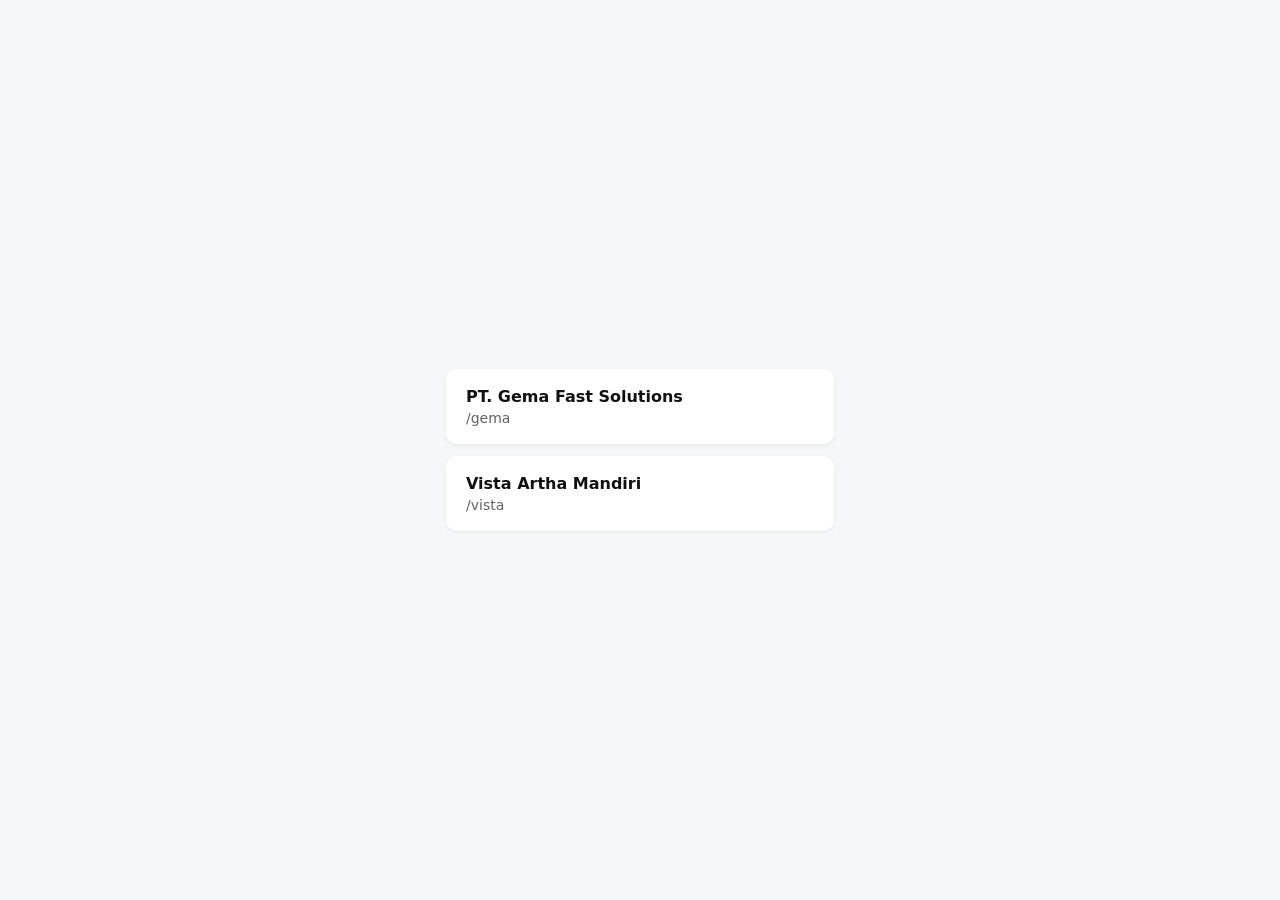
<file: index.html>
<!doctype html>
<html lang="id">
  <head>
    <meta charset="UTF-8" />
    <meta name="viewport" content="width=device-width, initial-scale=1.0" />
    <title>Company Profiles</title>
    <style>
      :root { color-scheme: light dark; }
      body { margin: 0; min-height: 100vh; display: grid; place-items: center; font-family: system-ui, sans-serif; background: #f5f6f8; color: #111; }
      @media (prefers-color-scheme: dark) { body { background: #0c0e11; color: #eee; } a { background: #1a1d22 !important; } }
      main { display: grid; gap: 12px; padding: 16px; width: min(420px, 100%); box-sizing: border-box; }
      a { display: block; padding: 18px 20px; border-radius: 10px; background: #fff; color: inherit; text-decoration: none; font-weight: 600; box-shadow: 0 1px 3px rgba(0,0,0,.08); }
      a span { display: block; font-weight: 400; opacity: .65; font-size: 14px; margin-top: 4px; }
    </style>
  </head>
  <body>
    <main>
      <a href="/gema/">PT. Gema Fast Solutions<span>/gema</span></a>
      <a href="/vista/">Vista Artha Mandiri<span>/vista</span></a>
    </main>
  </body>
</html>
</file>
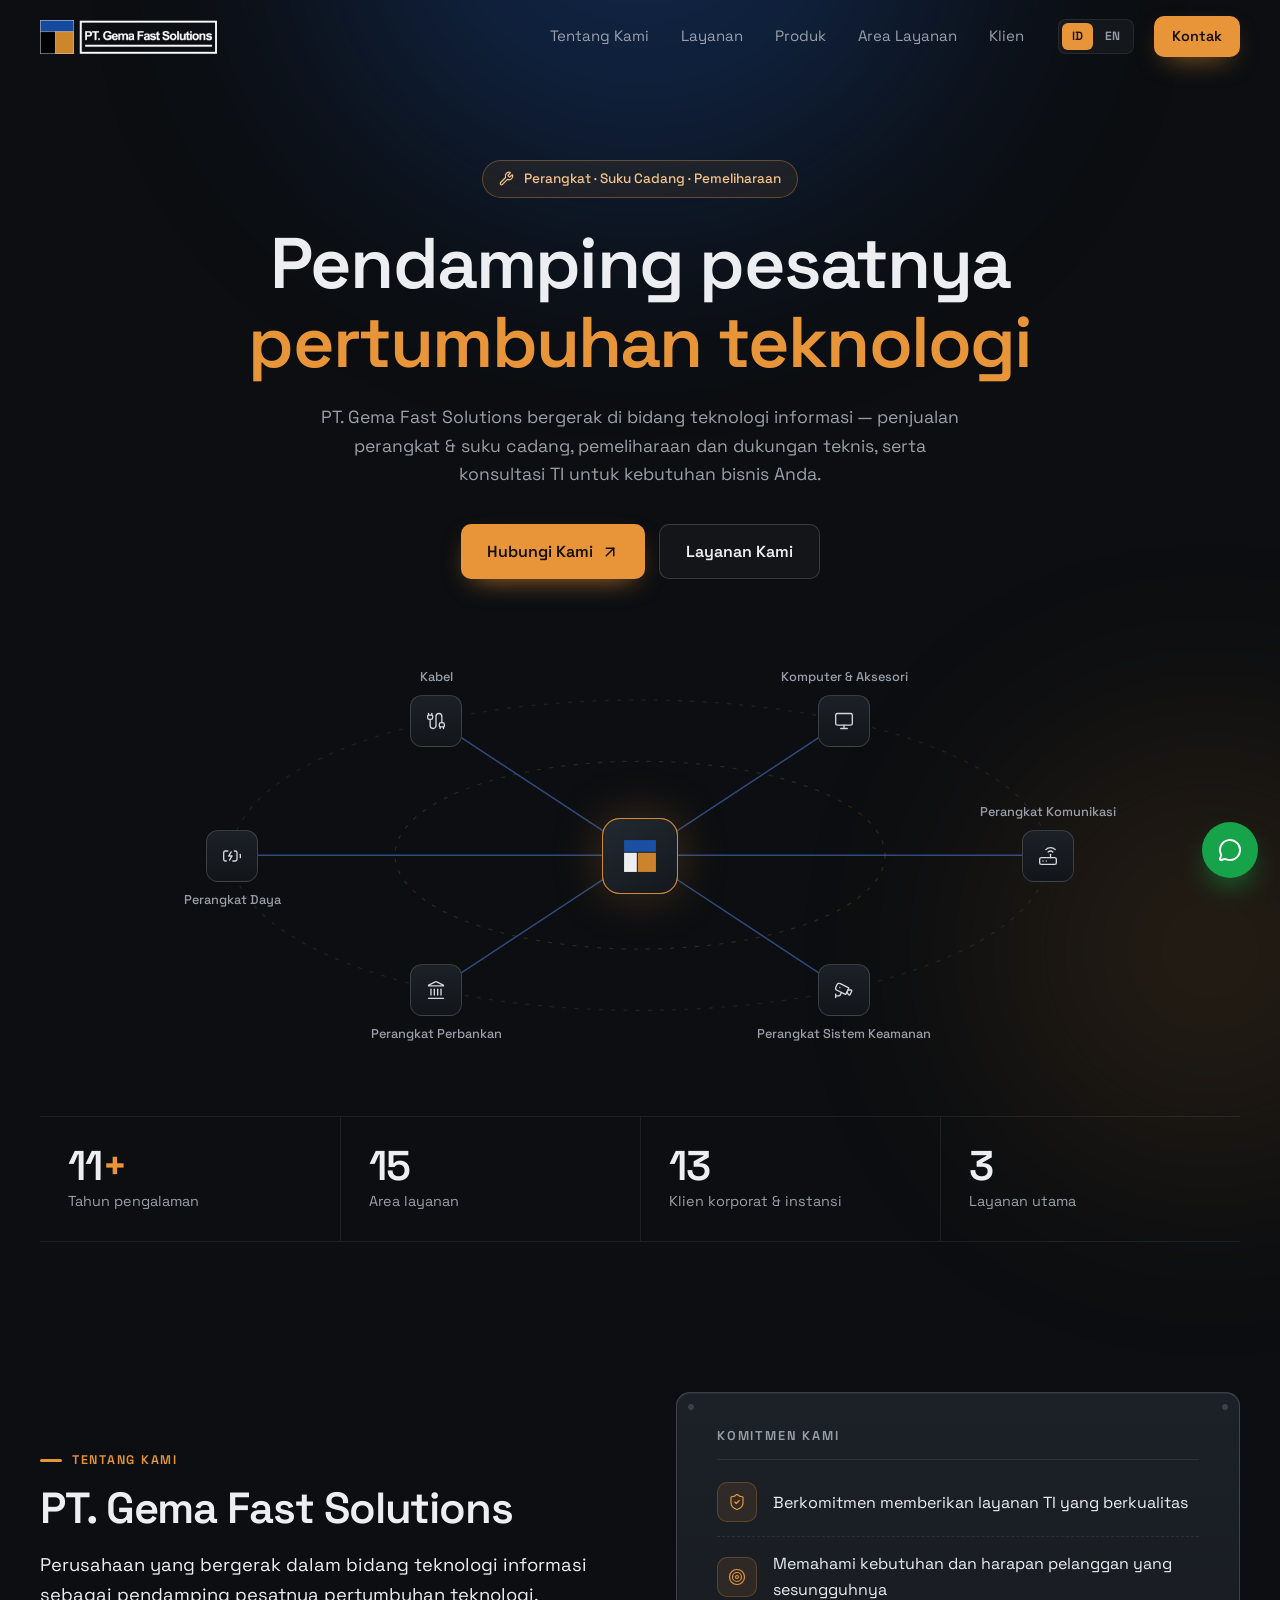
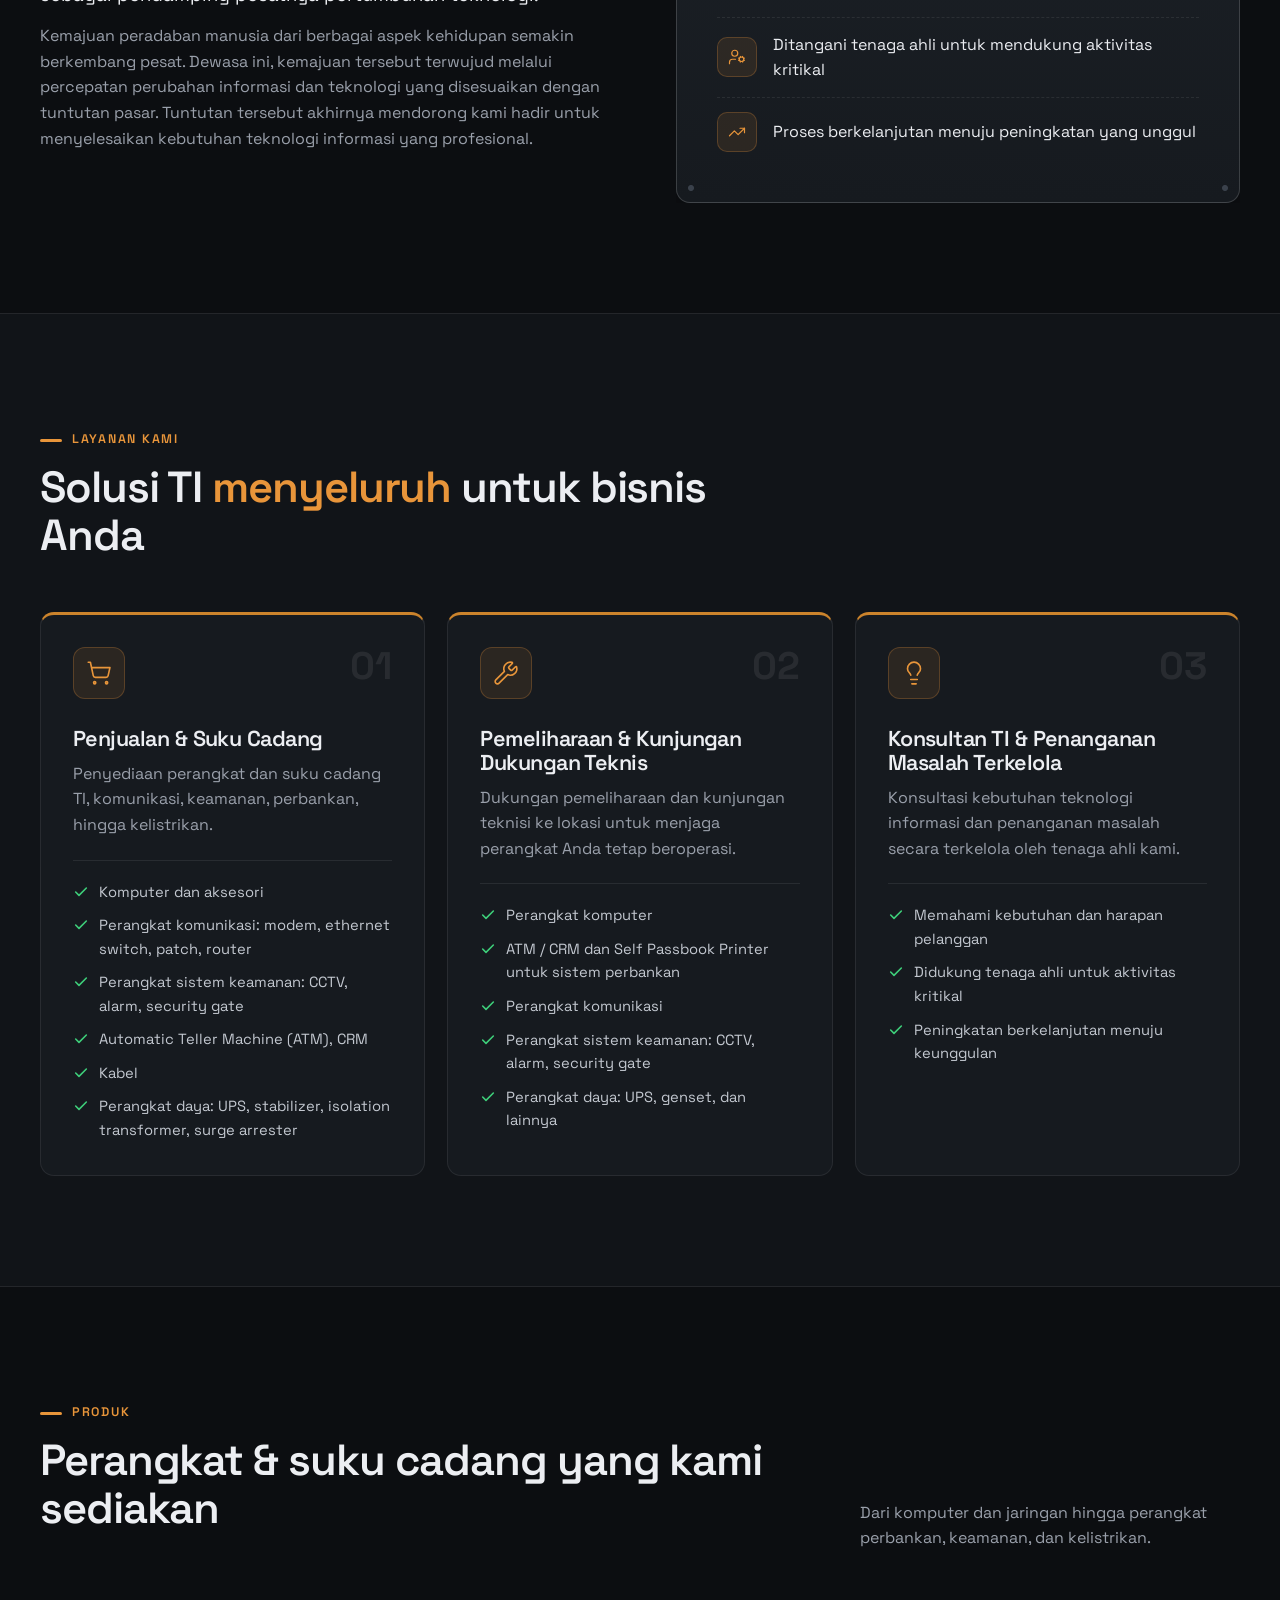
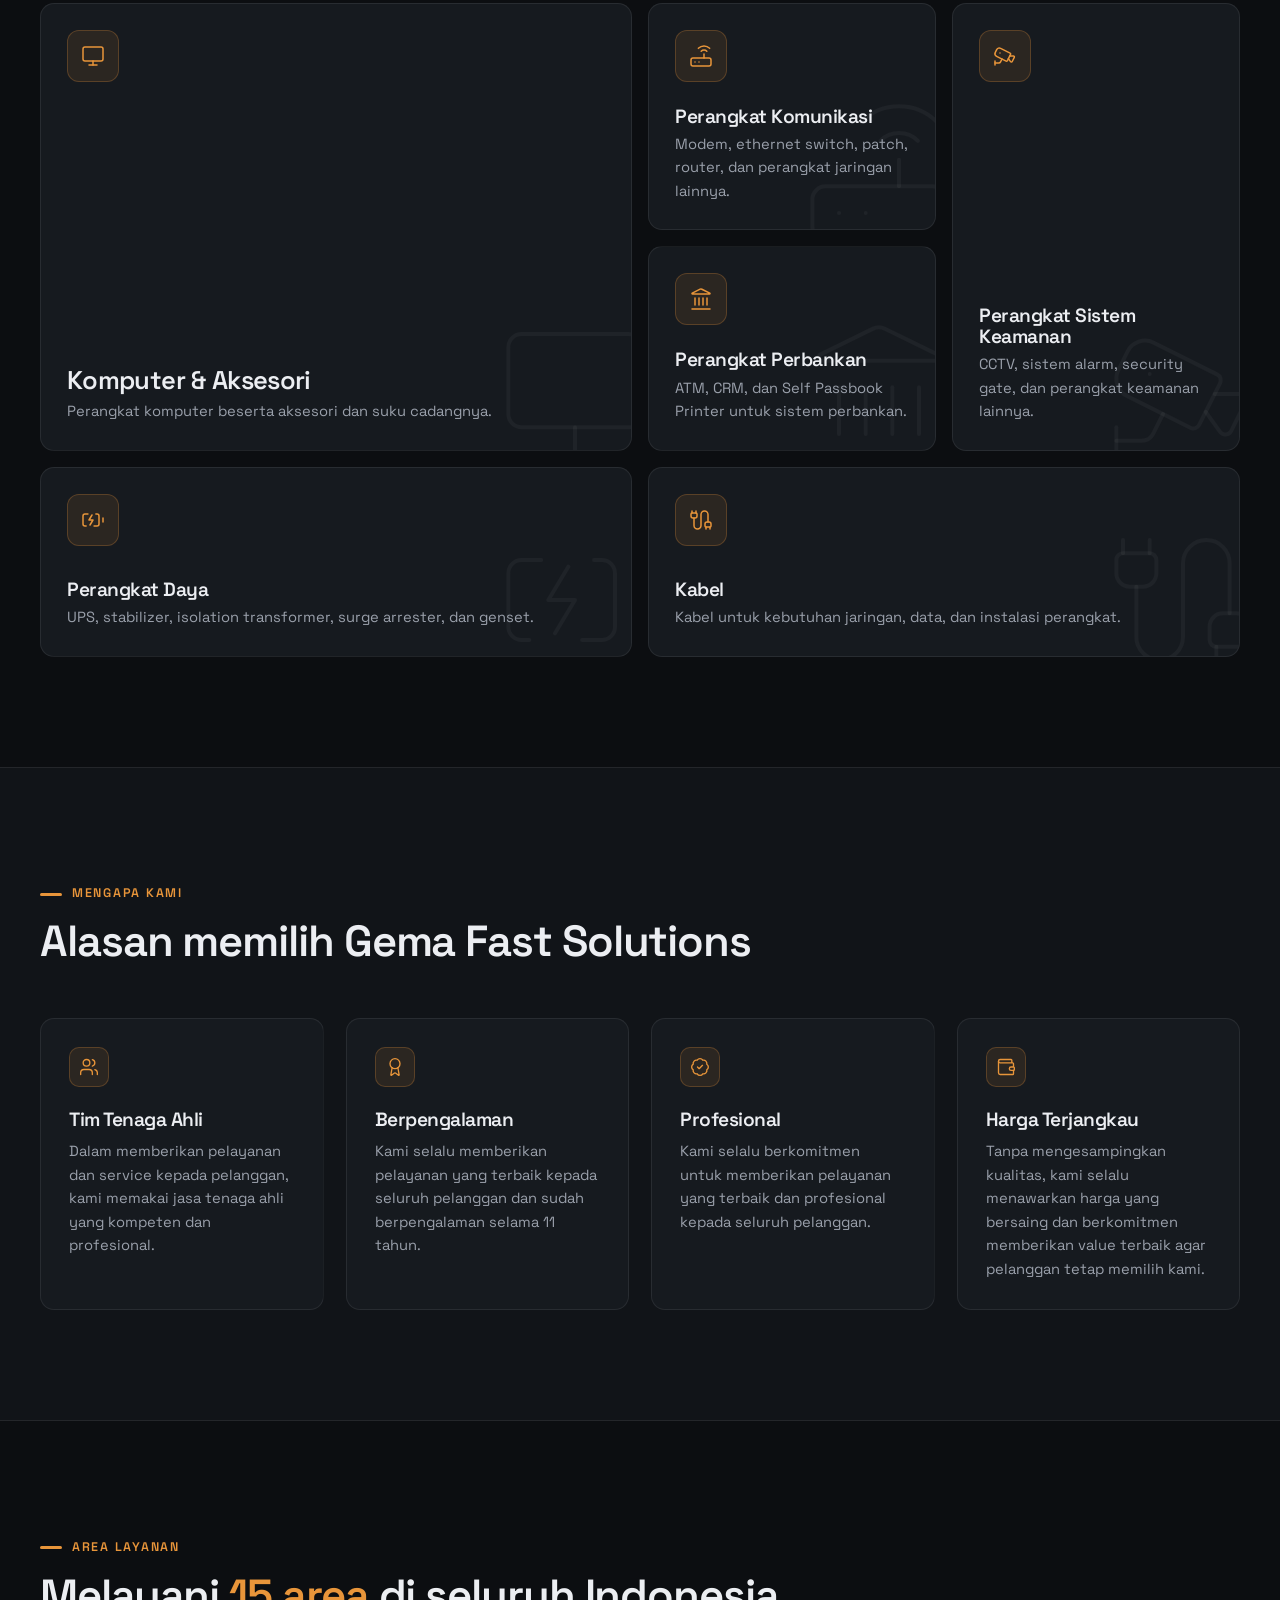
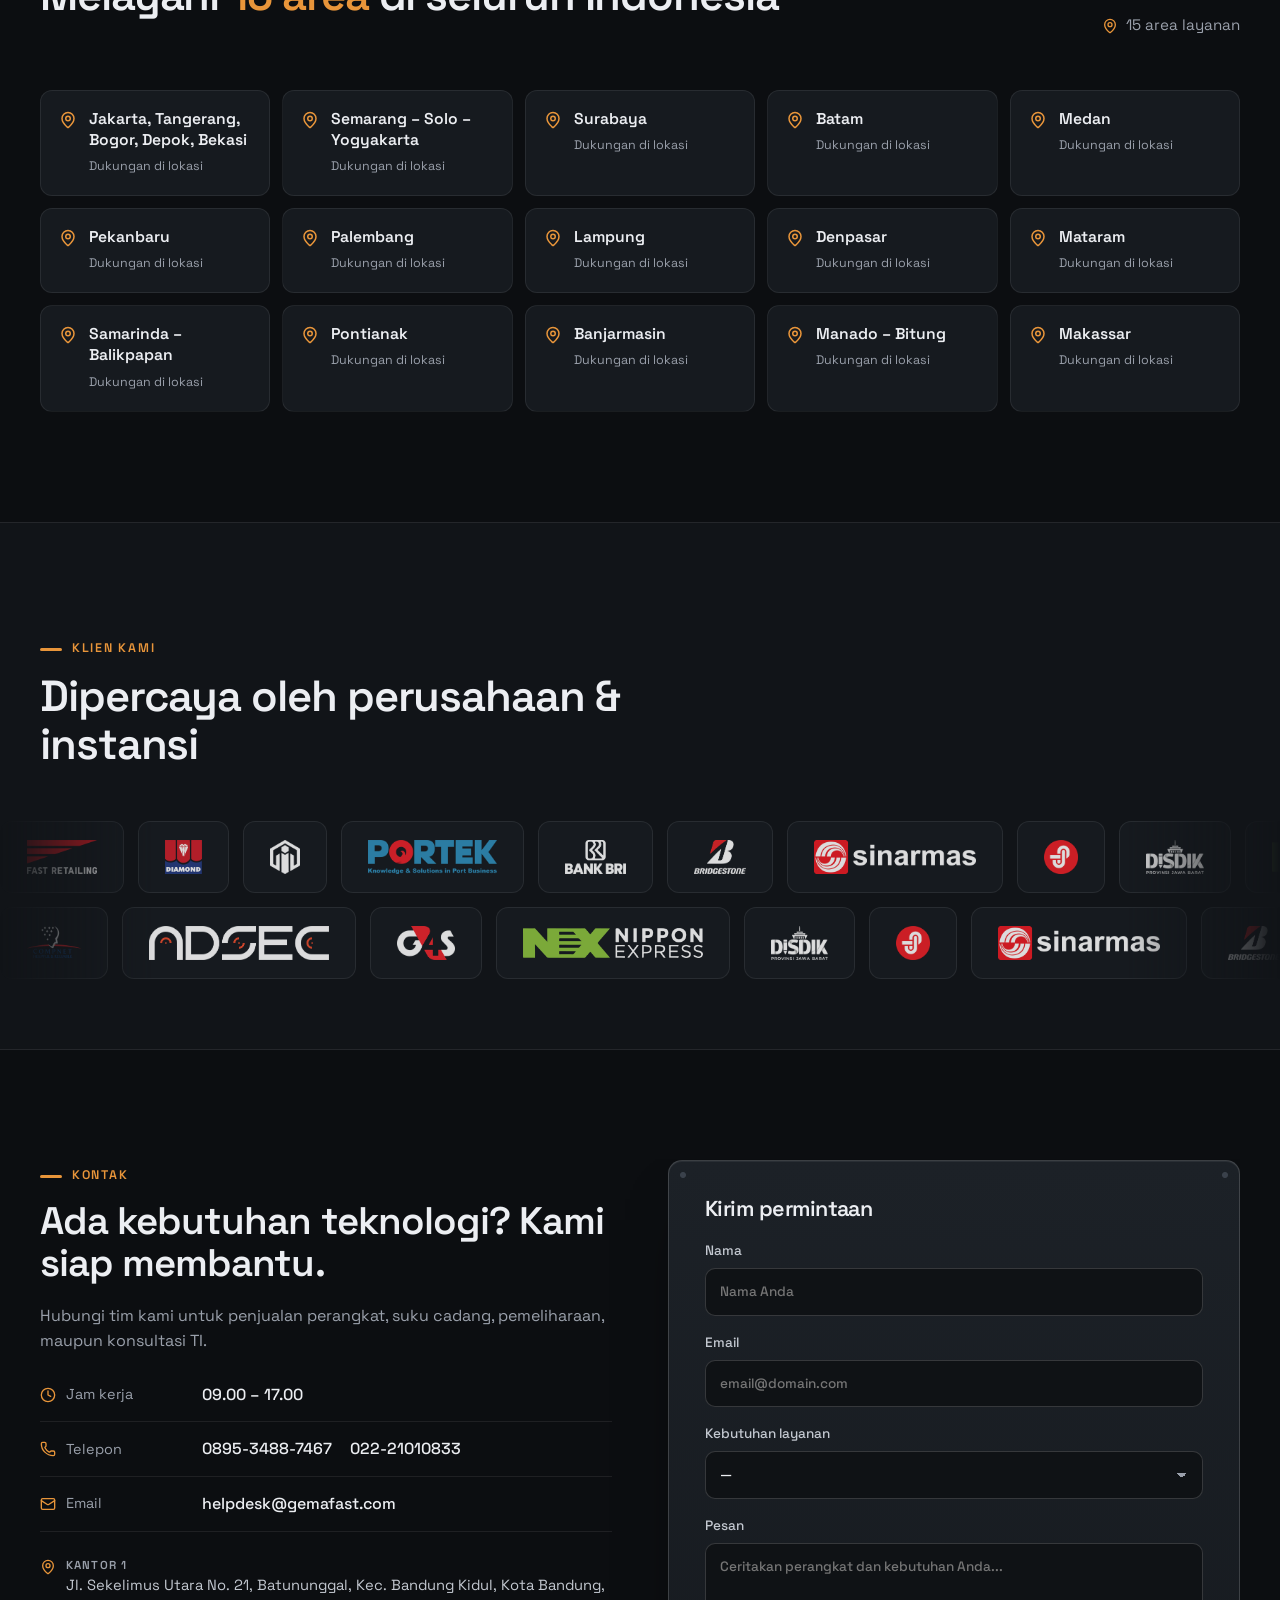
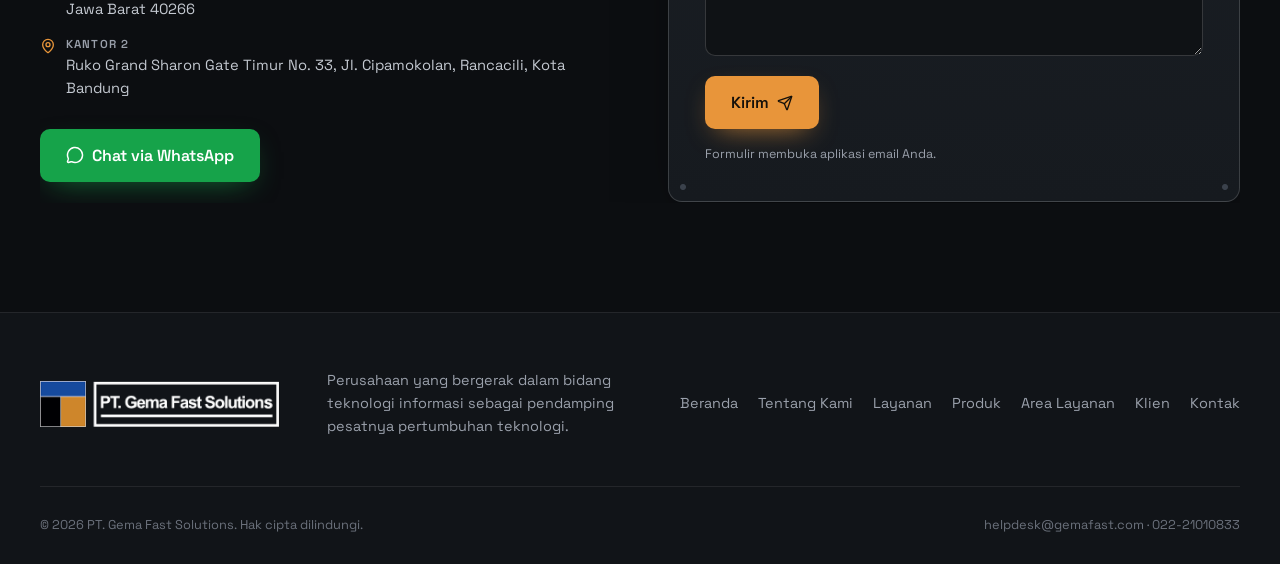
<file: gema/index.html>
<!doctype html>
<html lang="id">
  <head>
    <meta charset="UTF-8" />
    <link rel="icon" type="image/png" href="/gema/favicon.png" />
    <link rel="apple-touch-icon" href="/gema/apple-touch-icon.png" />
    <meta name="viewport" content="width=device-width, initial-scale=1.0" />
    <meta name="theme-color" content="#0c0e11" />
    <meta name="description" content="Perusahaan yang bergerak dalam bidang teknologi informasi sebagai pendamping pesatnya pertumbuhan teknologi: penjualan & suku cadang, pemeliharaan, dan konsultasi TI." />
    <title>PT. Gema Fast Solutions — Solusi Teknologi Informasi</title>
    <script type="module" crossorigin src="/gema/assets/index-D1tuvWdd.js"></script>
    <link rel="stylesheet" crossorigin href="/gema/assets/index-Q4blMU9C.css">
  </head>
  <body>
    <div id="app"></div>
  </body>
</html>
</file>
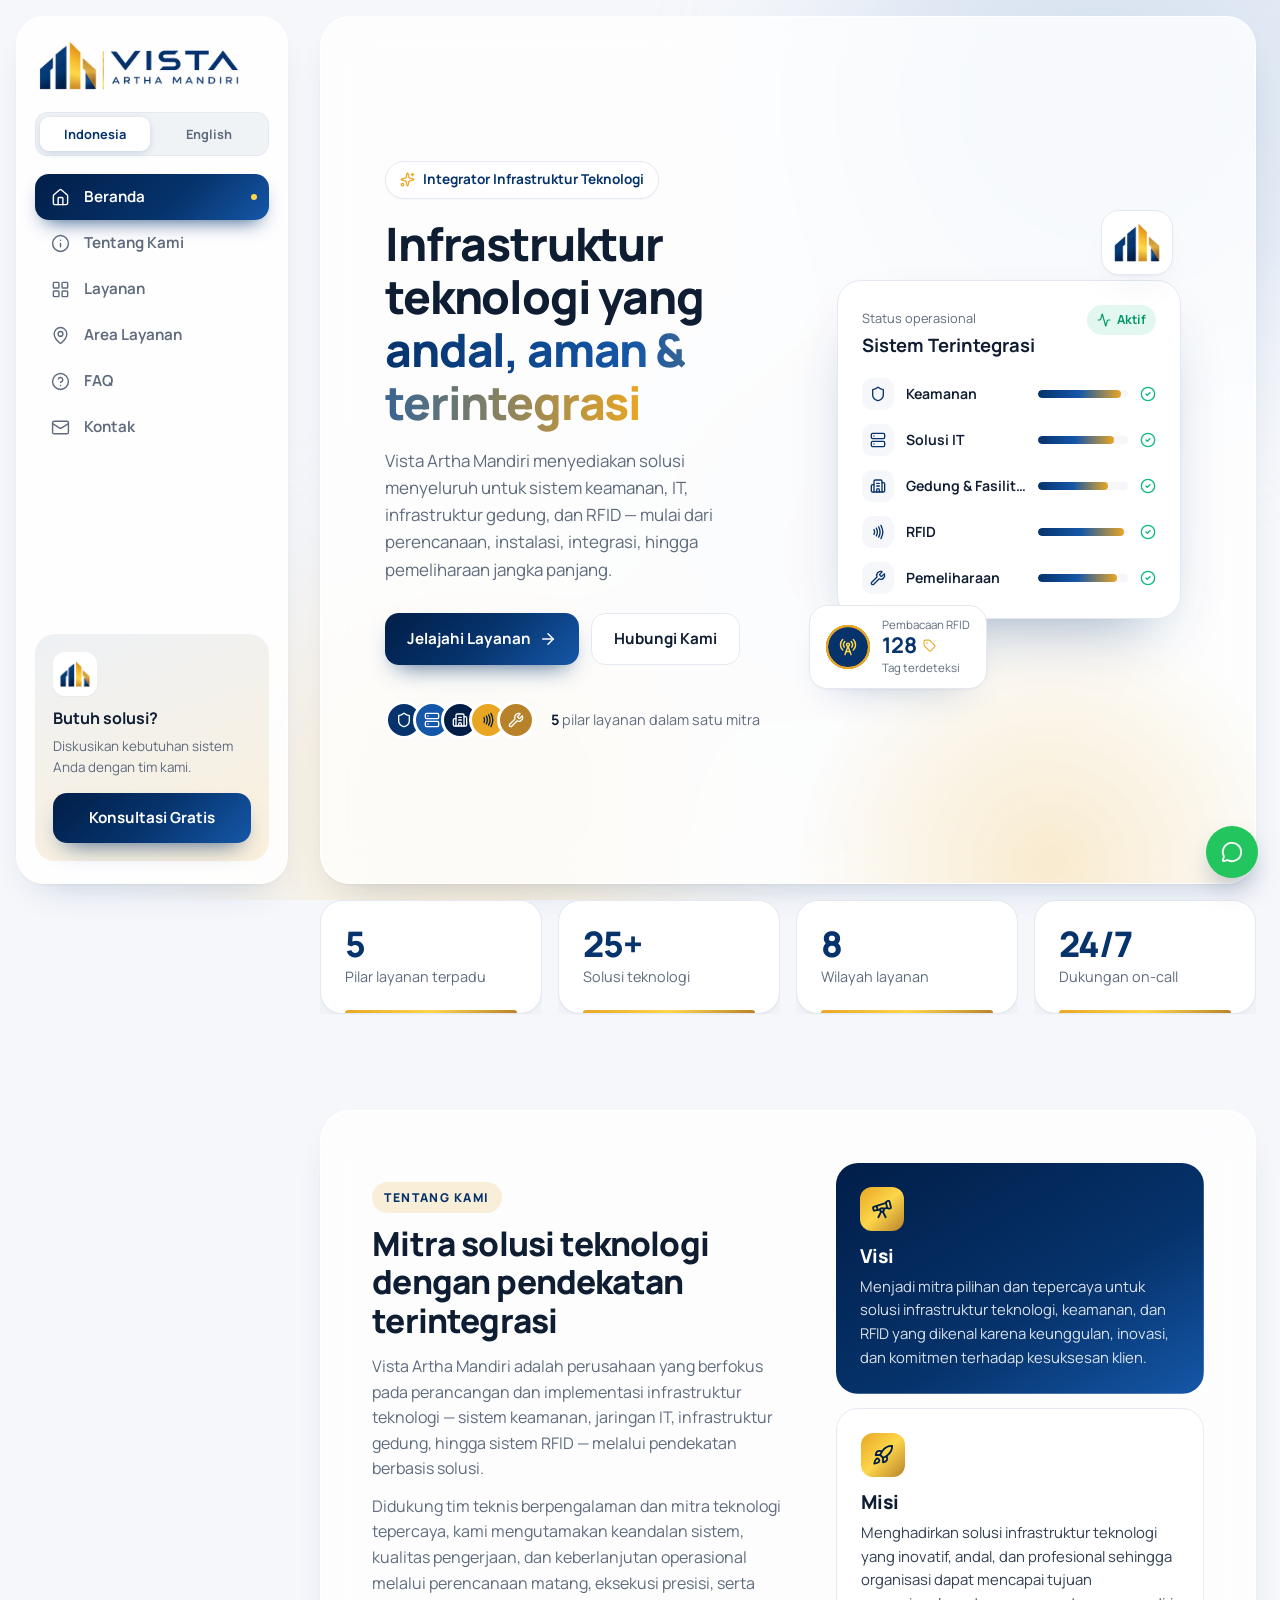
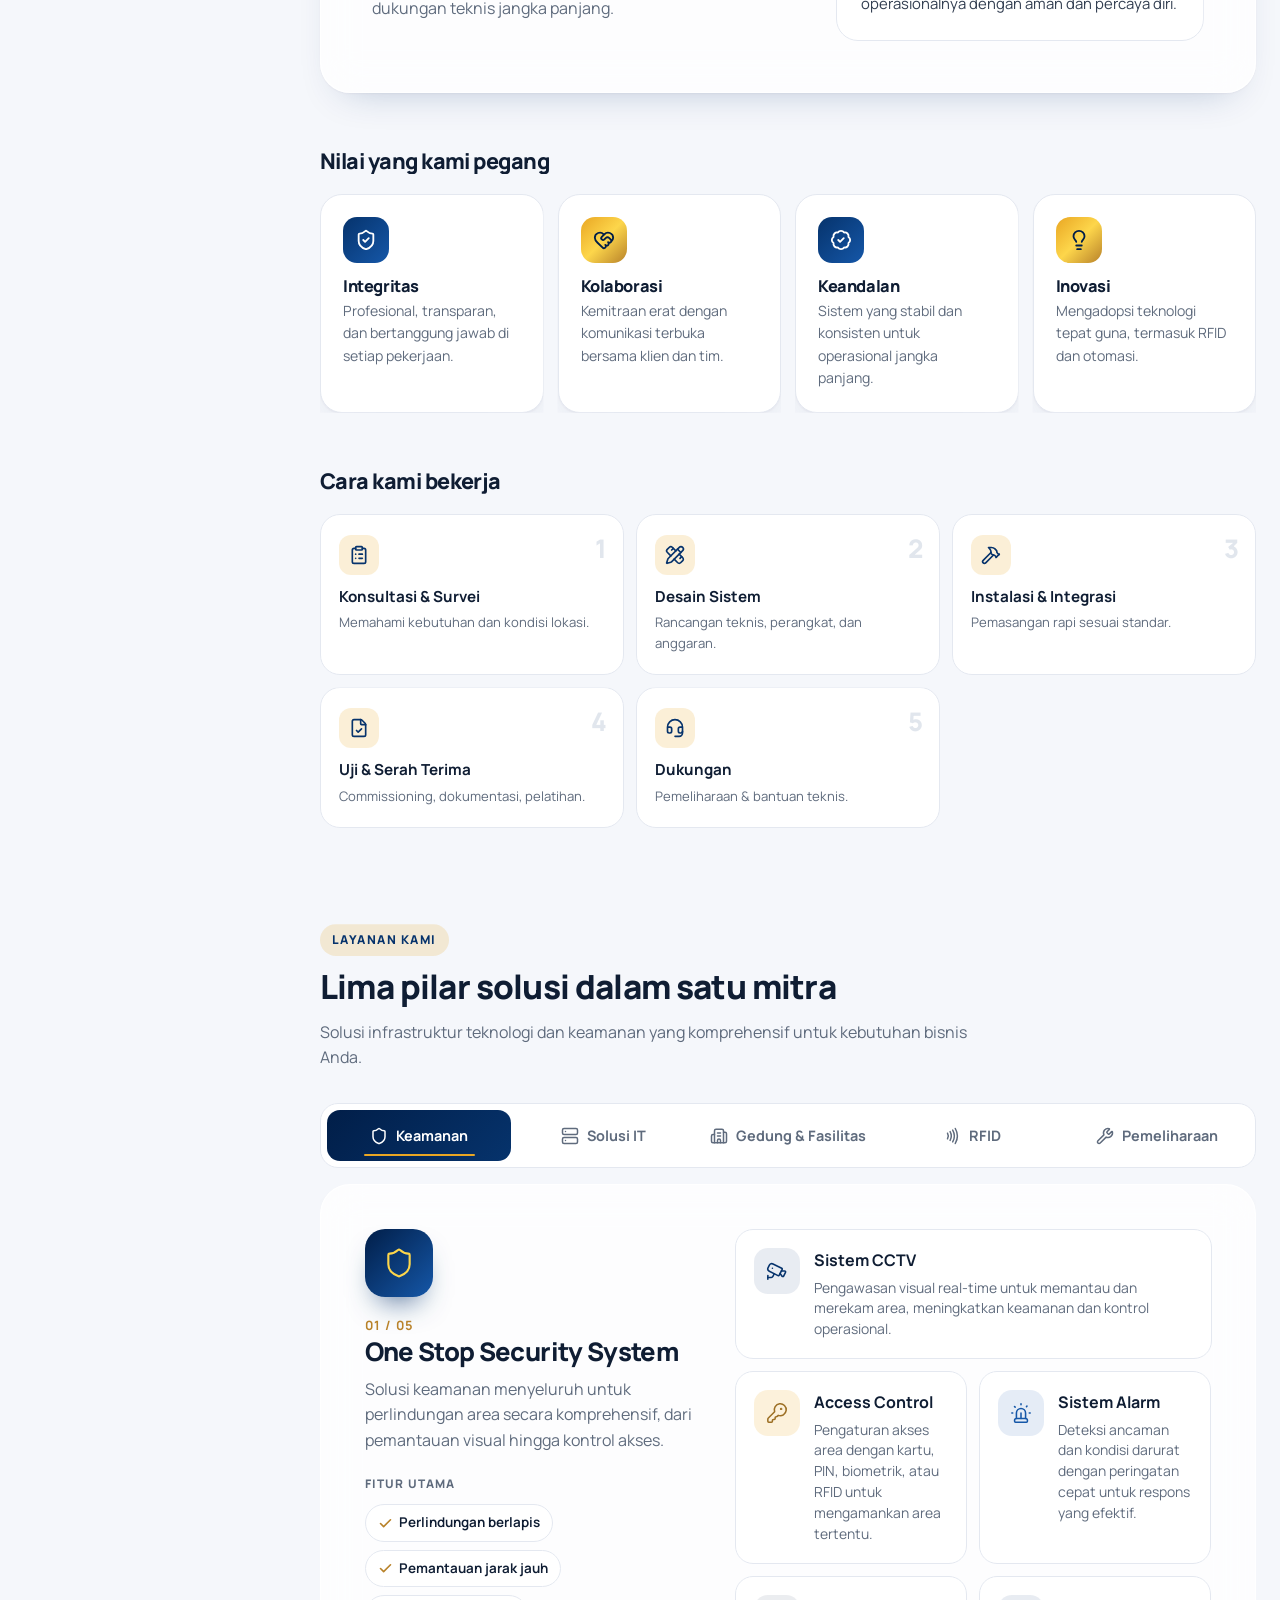
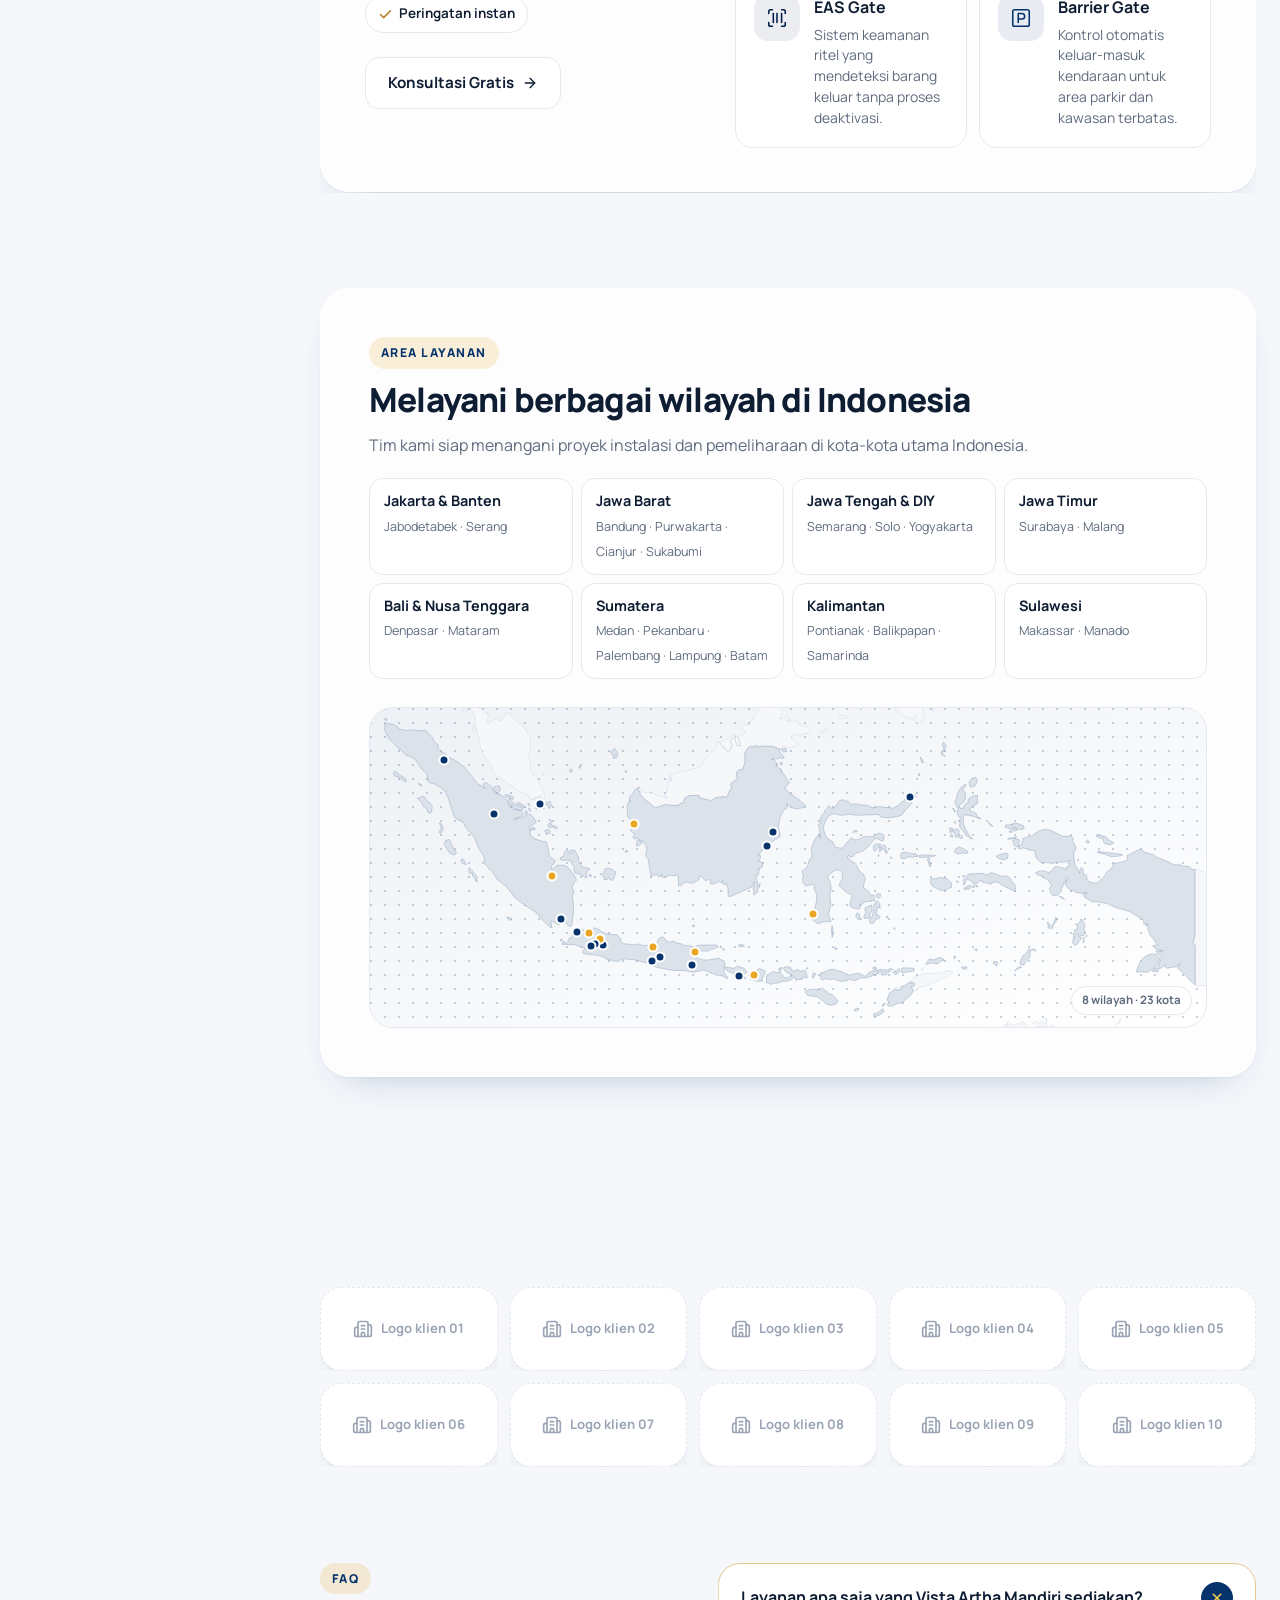
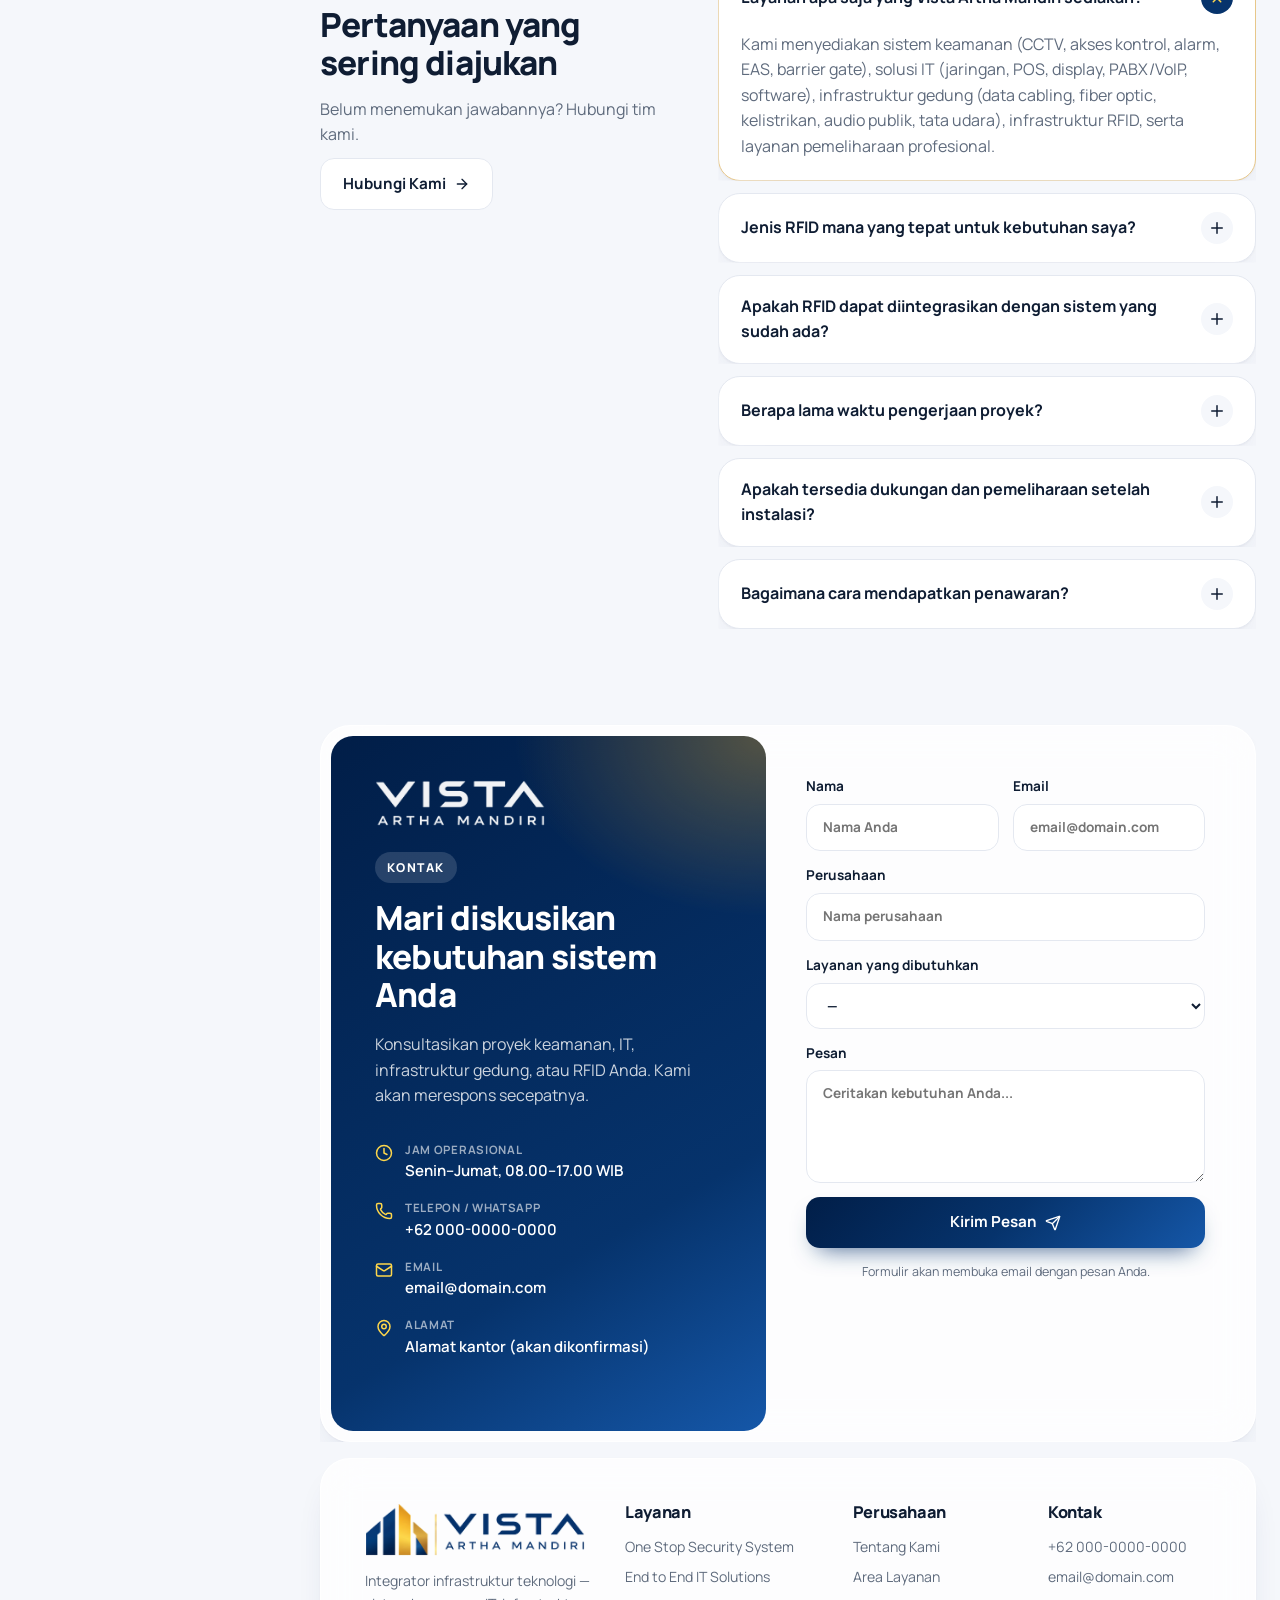
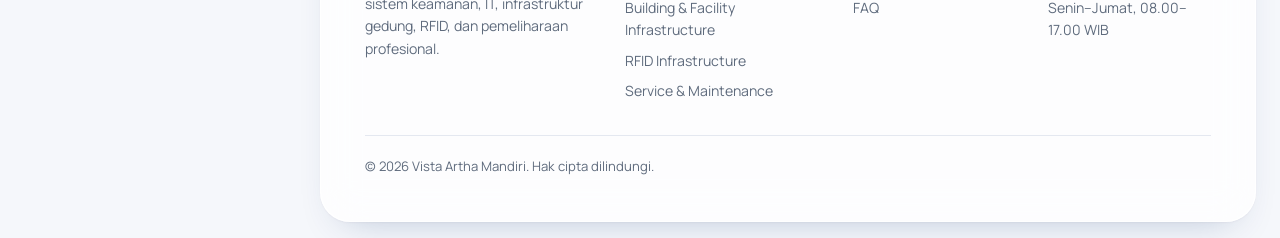
<file: vista/index.html>
<!doctype html>
<html lang="id">
  <head>
    <meta charset="UTF-8" />
    <link rel="icon" type="image/png" href="/vista/favicon.png" />
    <link rel="apple-touch-icon" href="/vista/apple-touch-icon.png" />
    <meta name="viewport" content="width=device-width, initial-scale=1.0" />
    <meta name="theme-color" content="#06336c" />
    <meta name="description" content="Solusi terpadu sistem keamanan, IT, infrastruktur gedung, RFID, serta layanan pemeliharaan profesional." />
    <title>Vista Artha Mandiri — Integrator Infrastruktur Teknologi, Keamanan & RFID</title>
    <script type="module" crossorigin src="/vista/assets/index-ri_48zlH.js"></script>
    <link rel="stylesheet" crossorigin href="/vista/assets/index-Br5zFLLg.css">
  </head>
  <body>
    <div id="app"></div>
  </body>
</html>
</file>
<file: gema/assets/index-Q4blMU9C.css>
@font-face{font-family:Space Grotesk Variable;font-style:normal;font-display:swap;font-weight:300 700;src:url(/gema/assets/space-grotesk-vietnamese-wght-normal-D0rl6rjA.woff2)format("woff2-variations");unicode-range:U+102-103,U+110-111,U+128-129,U+168-169,U+1A0-1A1,U+1AF-1B0,U+300-301,U+303-304,U+308-309,U+323,U+329,U+1EA0-1EF9,U+20AB}@font-face{font-family:Space Grotesk Variable;font-style:normal;font-display:swap;font-weight:300 700;src:url(/gema/assets/space-grotesk-latin-ext-wght-normal-D9tNdqV9.woff2)format("woff2-variations");unicode-range:U+100-2BA,U+2BD-2C5,U+2C7-2CC,U+2CE-2D7,U+2DD-2FF,U+304,U+308,U+329,U+1D00-1DBF,U+1E00-1E9F,U+1EF2-1EFF,U+2020,U+20A0-20AB,U+20AD-20C0,U+2113,U+2C60-2C7F,U+A720-A7FF}@font-face{font-family:Space Grotesk Variable;font-style:normal;font-display:swap;font-weight:300 700;src:url(/gema/assets/space-grotesk-latin-wght-normal-BhU9QXUp.woff2)format("woff2-variations");unicode-range:U+??,U+131,U+152-153,U+2BB-2BC,U+2C6,U+2DA,U+2DC,U+304,U+308,U+329,U+2000-206F,U+20AC,U+2122,U+2191,U+2193,U+2212,U+2215,U+FEFF,U+FFFD}.site[data-v-ee7c59c0]{--bg:#0c0e11;--bg-alt:#111418;--panel:#161a1f;--panel-hi:#1c2127;--border:#ffffff14;--border-hi:#ffffff29;--text:#eceef2;--muted:#9aa0ab;--orange:#e8953a;--orange-dk:#cc842c;--blue:#4f7fd9;--green:#3ecf7a;isolation:isolate;background:var(--bg);color:var(--text);min-height:100vh;font-family:Space Grotesk Variable,system-ui,sans-serif;line-height:1.6;position:relative;overflow-x:clip}.container[data-v-ee7c59c0]{width:min(1200px,100% - 40px);margin-inline:auto}.muted[data-v-ee7c59c0]{color:var(--muted)}.accent[data-v-ee7c59c0]{color:var(--orange)}h1[data-v-ee7c59c0],h2[data-v-ee7c59c0],h3[data-v-ee7c59c0]{letter-spacing:-.025em;font-weight:600;line-height:1.1}h1[data-v-ee7c59c0]{max-width:960px;margin:26px auto 22px;font-size:clamp(2.5rem,5.6vw,4.6rem)}h2[data-v-ee7c59c0]{margin:14px 0 18px;font-size:clamp(1.9rem,3.4vw,2.8rem)}h3[data-v-ee7c59c0]{font-size:1.2rem}.lead[data-v-ee7c59c0]{max-width:640px;color:var(--muted);margin:0 auto;font-size:1.1rem}.label[data-v-ee7c59c0]{text-transform:uppercase;letter-spacing:.12em;color:var(--muted);font-size:.74rem;font-weight:600}.bg[data-v-ee7c59c0]{z-index:-1;pointer-events:none;position:fixed;inset:0}.bg__glow[data-v-ee7c59c0]{filter:blur(120px);border-radius:50%;position:absolute}.bg__glow--a[data-v-ee7c59c0]{opacity:.35;background:#1a4fa3;width:640px;height:520px;top:-320px;left:50%;transform:translate(-50%)}.bg__glow--b[data-v-ee7c59c0]{opacity:.14;background:#cc842c;width:420px;height:420px;bottom:-260px;right:-140px}.plate[data-v-ee7c59c0]{border:1px solid var(--border-hi);background:radial-gradient(circle at 14px 14px, #3a414b 2.5px, #0000 3.5px), radial-gradient(circle at calc(100% - 14px) 14px, #3a414b 2.5px, #0000 3.5px), radial-gradient(circle at 14px calc(100% - 14px), #3a414b 2.5px, #0000 3.5px), radial-gradient(circle at calc(100% - 14px) calc(100% - 14px), #3a414b 2.5px, #0000 3.5px), linear-gradient(180deg, var(--panel-hi), var(--panel));border-radius:14px;position:relative;box-shadow:inset 0 1px #ffffff0f,0 30px 60px -30px #000c}.btn[data-v-ee7c59c0]{border-radius:10px;align-items:center;gap:8px;padding:14px 26px;font-weight:600;transition:transform .25s,background .25s,border-color .25s,box-shadow .25s;display:inline-flex}.btn[data-v-ee7c59c0]:hover{transform:translateY(-2px)}.btn--sm[data-v-ee7c59c0]{padding:9px 18px;font-size:.9rem}.btn--primary[data-v-ee7c59c0]{background:var(--orange);color:#16110a;box-shadow:0 10px 28px -12px #e8953acc}.btn--primary[data-v-ee7c59c0]:hover{background:#f2a54f}.btn--outline[data-v-ee7c59c0]{border:1px solid var(--border-hi);background:#ffffff08}.btn--outline[data-v-ee7c59c0]:hover{border-color:#ffffff59}.nav-wrap[data-v-ee7c59c0]{z-index:50;border-bottom:1px solid #0000;justify-items:center;transition:background .3s,border-color .3s;display:grid;position:fixed;top:0;left:0;right:0}.nav-wrap.is-scrolled[data-v-ee7c59c0]{-webkit-backdrop-filter:blur(14px)saturate(140%);backdrop-filter:blur(14px)saturate(140%);border-bottom-color:var(--border);background:#0c0e11d9}.nav[data-v-ee7c59c0]{align-items:center;gap:20px;width:min(1200px,100% - 40px);padding:16px 0;transition:padding .3s;display:flex}.is-scrolled .nav[data-v-ee7c59c0]{padding:10px 0}.logo[data-v-ee7c59c0]{align-items:center;display:inline-flex}.logo img[data-v-ee7c59c0]{width:auto;height:34px;display:block}.logo--footer img[data-v-ee7c59c0]{height:46px}.nav__links[data-v-ee7c59c0]{gap:4px;margin-left:auto;display:flex}.nav__links a[data-v-ee7c59c0]{color:var(--muted);border-radius:8px;padding:8px 14px;font-size:.94rem;transition:color .2s,background .2s}.nav__links a[data-v-ee7c59c0]:hover{color:var(--text);background:#ffffff0f}.lang[data-v-ee7c59c0]{border:1px solid var(--border);background:#ffffff0a;border-radius:8px;gap:2px;padding:3px;display:inline-flex}.lang button[data-v-ee7c59c0]{color:var(--muted);border-radius:6px;padding:4px 10px;font-size:.75rem;font-weight:600;transition:background .2s,color .2s}.lang button.is-active[data-v-ee7c59c0]{background:var(--orange);color:#16110a}.menu-toggle[data-v-ee7c59c0]{background:#ffffff0f;border-radius:10px;place-items:center;width:40px;height:40px;display:none}.mobile-nav[data-v-ee7c59c0]{border:1px solid var(--border);background:#111418f7;border-radius:14px;width:min(1200px,100% - 32px);margin-bottom:12px;padding:8px;display:grid}.mobile-nav a[data-v-ee7c59c0]{border-radius:10px;justify-content:space-between;align-items:center;padding:12px 14px;display:flex}.mobile-nav a svg[data-v-ee7c59c0]{color:var(--orange)}.mobile-nav a[data-v-ee7c59c0]:hover{background:#ffffff0d}.fade-enter-active[data-v-ee7c59c0],.fade-leave-active[data-v-ee7c59c0]{transition:opacity .2s,transform .2s}.fade-enter-from[data-v-ee7c59c0],.fade-leave-to[data-v-ee7c59c0]{opacity:0;transform:translateY(-6px)}.hero[data-v-ee7c59c0]{text-align:center;padding:160px 0 40px;position:relative}.load[data-v-ee7c59c0]{animation:rise-ee7c59c0 1s cubic-bezier(.22,1,.36,1) var(--d,0s) both}@keyframes rise-ee7c59c0{0%{opacity:0;transform:translateY(18px)}}.badge[data-v-ee7c59c0]{color:#f3c38c;background:#e8953a14;border:1px solid #e8953a59;border-radius:999px;align-items:center;gap:10px;padding:7px 16px;font-size:.85rem;font-weight:500;display:inline-flex}.hero__actions[data-v-ee7c59c0]{flex-wrap:wrap;justify-content:center;gap:14px;margin-top:36px;display:flex}.network[data-v-ee7c59c0]{aspect-ratio:2.4;width:min(980px,100%);margin:72px auto 0;position:relative}.network__svg[data-v-ee7c59c0]{width:100%;height:100%;position:absolute;inset:0;overflow:visible}.network__orbit[data-v-ee7c59c0]{fill:none;stroke:#ffffff14;stroke-width:.3px;stroke-dasharray:1 2}.network__orbit--inner[data-v-ee7c59c0]{stroke:#e8953a2e}.network__line[data-v-ee7c59c0]{stroke:#4f7fd98c;stroke-width:.35px;stroke-dasharray:100;stroke-dashoffset:100px;animation:1.4s cubic-bezier(.65,0,.35,1) forwards draw-ee7c59c0;animation-delay:calc(.8s + var(--i) * .1s)}.network__pulse[data-v-ee7c59c0]{stroke:var(--orange);stroke-width:.8px;stroke-linecap:round;stroke-dasharray:3 97;stroke-dashoffset:100px;opacity:0;animation:3s linear infinite pulse-ee7c59c0;animation-delay:calc(2.2s + var(--i) * .35s)}@keyframes draw-ee7c59c0{to{stroke-dashoffset:0}}@keyframes pulse-ee7c59c0{0%{stroke-dashoffset:100px;opacity:1}90%{opacity:1}to{stroke-dashoffset:0;opacity:0}}.network__hub[data-v-ee7c59c0],.network__node[data-v-ee7c59c0]{position:absolute;transform:translate(-50%,-50%)}.network__hub[data-v-ee7c59c0]{background:linear-gradient(145deg,#232931,#14181d);border:1px solid #e8953a80;border-radius:18px;place-items:center;width:76px;height:76px;display:grid;top:50%;left:50%;box-shadow:0 0 50px #e8953a40}.network__hub[data-v-ee7c59c0]:before,.network__hub[data-v-ee7c59c0]:after{content:"";border-radius:inherit;border:1px solid #e8953a8c;animation:3s ease-out infinite ripple-ee7c59c0;position:absolute;inset:-1px}.network__hub[data-v-ee7c59c0]:after{animation-delay:1.5s}@keyframes ripple-ee7c59c0{to{opacity:0;transform:scale(1.9)}}.network__node[data-v-ee7c59c0]{opacity:0;animation:.6s cubic-bezier(.22,1,.36,1) forwards nodeIn-ee7c59c0,5s ease-in-out infinite bob-ee7c59c0;animation-delay:calc(1.6s + var(--i) * .1s), calc(var(--i) * -.6s);justify-items:center;display:grid}.network__icon[data-v-ee7c59c0]{color:#d3d7de;border:1px solid var(--border-hi);background:linear-gradient(#1c2127,#12151a);border-radius:12px;place-items:center;width:52px;height:52px;transition:border-color .3s,box-shadow .3s,color .3s;display:grid}.network__icon[data-v-ee7c59c0]:hover{color:var(--orange);border-color:var(--orange);box-shadow:0 0 24px #e8953a59}.network__label[data-v-ee7c59c0]{white-space:nowrap;color:var(--muted);font-size:.8rem;font-weight:500;position:absolute;top:calc(100% + 8px)}.network__node--top .network__label[data-v-ee7c59c0]{top:auto;bottom:calc(100% + 8px)}@keyframes nodeIn-ee7c59c0{0%{opacity:0;scale:.4}to{opacity:1;scale:1}}@keyframes bob-ee7c59c0{50%{translate:0 -6px}}.statbar[data-v-ee7c59c0]{border-top:1px solid var(--border);border-bottom:1px solid var(--border);text-align:left;grid-template-columns:repeat(4,1fr);margin-top:56px;display:grid}.statbar__item[data-v-ee7c59c0]{gap:4px;padding:28px;display:grid}.statbar__item+.statbar__item[data-v-ee7c59c0]{border-left:1px solid var(--border)}.statbar strong[data-v-ee7c59c0]{letter-spacing:-.03em;font-size:2.6rem;font-weight:600;line-height:1}.statbar em[data-v-ee7c59c0]{color:var(--orange);font-style:normal}.statbar__label[data-v-ee7c59c0]{color:var(--muted);font-size:.9rem}.section[data-v-ee7c59c0]{padding:110px 0}.section--alt[data-v-ee7c59c0]{background:var(--bg-alt);border-block:1px solid var(--border)}.section--tight[data-v-ee7c59c0]{padding-bottom:70px}.eyebrow[data-v-ee7c59c0]{text-transform:uppercase;letter-spacing:.14em;color:var(--orange);align-items:center;gap:10px;font-size:.78rem;font-weight:600;display:inline-flex}.eyebrow[data-v-ee7c59c0]:before{content:"";background:var(--orange);border-radius:2px;width:22px;height:3px}.head[data-v-ee7c59c0]{max-width:720px;margin-bottom:52px}.head--row[data-v-ee7c59c0]{justify-content:space-between;align-items:end;gap:40px;max-width:none;display:flex}.head--row p[data-v-ee7c59c0]{max-width:380px}.card[data-v-ee7c59c0]{border:1px solid var(--border);background:var(--panel);isolation:isolate;border-radius:14px;transition:border-color .3s,transform .4s cubic-bezier(.22,1,.36,1);position:relative;overflow:hidden}.card[data-v-ee7c59c0]:hover{border-color:#e8953a66}.icon-box[data-v-ee7c59c0]{width:52px;height:52px;color:var(--orange);background:#e8953a1a;border:1px solid #e8953a40;border-radius:12px;flex:none;place-items:center;display:inline-grid}.icon-box--sm[data-v-ee7c59c0]{border-radius:10px;width:40px;height:40px}.about[data-v-ee7c59c0]{grid-template-columns:1fr 1fr;align-items:center;gap:72px;display:grid}.about p+p[data-v-ee7c59c0]{margin-top:14px}.about__lead[data-v-ee7c59c0]{color:var(--text);font-size:1.15rem}.commit[data-v-ee7c59c0]{padding:36px 40px}.commit__title[data-v-ee7c59c0]{text-transform:uppercase;letter-spacing:.14em;color:var(--muted);border-bottom:1px solid var(--border);margin-bottom:8px;padding-bottom:16px;font-size:.8rem;font-weight:600}.commit__list li[data-v-ee7c59c0]{align-items:center;gap:16px;padding:14px 0;font-size:1rem;display:flex}.commit__list li+li[data-v-ee7c59c0]{border-top:1px dashed var(--border)}.services[data-v-ee7c59c0]{grid-template-columns:repeat(3,1fr);gap:22px;display:grid}.service[data-v-ee7c59c0]{border-top:3px solid var(--orange-dk);padding:32px}.service[data-v-ee7c59c0]:hover{transform:translateY(-6px)}.service__top[data-v-ee7c59c0]{justify-content:space-between;align-items:start;margin-bottom:28px;display:flex}.service__num[data-v-ee7c59c0]{color:#ffffff14;font-size:2.4rem;font-weight:700;line-height:1}.service h3[data-v-ee7c59c0]{margin-bottom:10px;font-size:1.35rem}.checklist[data-v-ee7c59c0]{border-top:1px solid var(--border);color:#c3c8d0;gap:10px;margin-top:22px;padding-top:20px;font-size:.92rem;display:grid}.checklist li[data-v-ee7c59c0]{align-items:start;gap:10px;display:flex}.checklist svg[data-v-ee7c59c0]{color:var(--green);flex:none;margin-top:3px}.bento[data-v-ee7c59c0]{grid-template-columns:repeat(4,1fr);grid-auto-rows:minmax(190px,auto);grid-auto-flow:dense;gap:16px;display:grid}.bento__cell[data-v-ee7c59c0]{flex-direction:column;justify-content:space-between;gap:24px;padding:26px;display:flex}.bento__cell--wide[data-v-ee7c59c0]{grid-column:span 2}.bento__cell--tall[data-v-ee7c59c0]{grid-row:span 2}.bento__cell--big[data-v-ee7c59c0]{grid-area:span 2/span 2}.bento__cell--big h3[data-v-ee7c59c0]{font-size:1.6rem}.bento__cell h3[data-v-ee7c59c0]{margin-bottom:6px}.bento__cell p[data-v-ee7c59c0]{font-size:.92rem}.bento__ghost[data-v-ee7c59c0]{color:#ffffff0a;z-index:-1;transition:color .4s,transform .6s cubic-bezier(.22,1,.36,1);position:absolute;bottom:-24px;right:-24px}.bento__cell:hover .bento__ghost[data-v-ee7c59c0]{color:#e8953a1a;transform:rotate(-8deg)scale(1.08)}.values[data-v-ee7c59c0]{grid-template-columns:repeat(4,1fr);gap:22px;display:grid}.value[data-v-ee7c59c0]{border:1px solid var(--border);background:var(--panel);border-radius:14px;padding:28px}.value h3[data-v-ee7c59c0]{margin:22px 0 10px}.value p[data-v-ee7c59c0]{font-size:.92rem}.coverage__legend[data-v-ee7c59c0]{align-items:center;gap:8px;font-size:.95rem;display:inline-flex}.coverage__legend svg[data-v-ee7c59c0]{color:var(--orange)}.areas[data-v-ee7c59c0]{grid-template-columns:repeat(5,1fr);gap:12px;display:grid}.area[data-v-ee7c59c0]{border:1px solid var(--border);background:var(--panel);border-radius:12px;align-items:start;gap:12px;padding:18px;transition:border-color .3s,transform .3s;display:flex}.area[data-v-ee7c59c0]:hover{border-color:#e8953a66;transform:translateY(-3px)}.area__pin[data-v-ee7c59c0]{color:var(--orange);flex:none;margin-top:2px}.area strong[data-v-ee7c59c0]{font-size:.98rem;font-weight:600;line-height:1.35;display:block}.area__note[data-v-ee7c59c0]{color:var(--muted);margin-top:6px;font-size:.78rem;display:block}.marquee[data-v-ee7c59c0]{gap:14px;display:grid;overflow:hidden;-webkit-mask-image:linear-gradient(90deg,#0000,#000 12% 88%,#0000);mask-image:linear-gradient(90deg,#0000,#000 12% 88%,#0000)}.marquee__row[data-v-ee7c59c0]{gap:14px;width:max-content;animation:45s linear infinite slide-ee7c59c0;display:flex}.marquee__row--rev[data-v-ee7c59c0]{animation-direction:reverse}.marquee:hover .marquee__row[data-v-ee7c59c0]{animation-play-state:paused}@keyframes slide-ee7c59c0{to{transform:translate(-50%)}}.logo-chip[data-v-ee7c59c0]{border:1px solid var(--border);background:var(--panel);border-radius:12px;align-items:center;height:72px;padding:0 26px;transition:border-color .3s;display:inline-flex}.logo-chip[data-v-ee7c59c0]:hover{border-color:var(--border-hi)}.logo-chip img[data-v-ee7c59c0]{object-fit:contain;opacity:.85;width:auto;max-width:180px;height:34px;transition:opacity .3s,transform .3s}.logo-chip:hover img[data-v-ee7c59c0]{opacity:1;transform:scale(1.04)}.cta[data-v-ee7c59c0]{grid-template-columns:1fr 1fr;align-items:start;gap:56px;display:grid}.cta h2[data-v-ee7c59c0]{font-size:clamp(1.7rem,3vw,2.5rem)}.cta__meta[data-v-ee7c59c0]{gap:14px;margin:28px 0 0;display:grid}.cta__meta>div[data-v-ee7c59c0]{border-bottom:1px solid var(--border);grid-template-columns:150px 1fr;gap:12px;padding-bottom:14px;display:grid}.cta__meta dt[data-v-ee7c59c0]{color:var(--muted);align-items:center;gap:10px;font-size:.9rem;display:inline-flex}.cta__meta dt svg[data-v-ee7c59c0]{color:var(--orange)}.cta__meta dd[data-v-ee7c59c0]{flex-wrap:wrap;gap:4px 18px;margin:0;font-weight:500;display:flex}.cta__meta a[data-v-ee7c59c0]{transition:color .2s}.cta__meta a[data-v-ee7c59c0]:hover{color:var(--orange)}.offices[data-v-ee7c59c0]{gap:14px;margin:24px 0 28px;display:grid}.offices li[data-v-ee7c59c0]{color:#c3c8d0;gap:10px;font-size:.92rem;display:flex}.offices svg[data-v-ee7c59c0]{color:var(--orange);flex:none;margin-top:3px}.offices small[data-v-ee7c59c0]{color:var(--muted);text-transform:uppercase;letter-spacing:.1em;font-size:.72rem;font-weight:600;display:block}.btn--wa[data-v-ee7c59c0]{color:#fff;background:#16a34a;box-shadow:0 10px 30px -12px #16a34ab3}.btn--wa[data-v-ee7c59c0]:hover{background:#15803d}.form[data-v-ee7c59c0]{gap:16px;padding:36px;display:grid}.form h3[data-v-ee7c59c0]{margin-bottom:4px;font-size:1.35rem}.form label[data-v-ee7c59c0]{color:#c3c8d0;gap:6px;font-size:.85rem;font-weight:500;display:grid}.form input[data-v-ee7c59c0],.form textarea[data-v-ee7c59c0],.form select[data-v-ee7c59c0]{border:1px solid var(--border-hi);width:100%;color:var(--text);resize:vertical;background:#0f1215;border-radius:10px;padding:12px 14px;font-family:inherit;transition:border-color .2s,box-shadow .2s}.form select[data-v-ee7c59c0]{appearance:none;background-image:linear-gradient(45deg, transparent 50%, var(--muted) 50%), linear-gradient(135deg, var(--muted) 50%, transparent 50%);background-position:calc(100% - 20px),calc(100% - 15px);background-repeat:no-repeat;background-size:5px 5px;padding-right:36px}.form select option[data-v-ee7c59c0]{background:#161a1f}.form input[data-v-ee7c59c0]:focus,.form textarea[data-v-ee7c59c0]:focus,.form select[data-v-ee7c59c0]:focus{border-color:var(--orange);outline:none;box-shadow:0 0 0 3px #e8953a33}.form .btn[data-v-ee7c59c0]{justify-self:start;margin-top:4px}.form__note[data-v-ee7c59c0]{color:var(--muted);font-size:.78rem}.footer[data-v-ee7c59c0]{border-top:1px solid var(--border);background:var(--bg-alt);padding-top:56px}.footer__inner[data-v-ee7c59c0]{grid-template-columns:auto 1fr auto;align-items:center;gap:48px;display:grid}.footer__inner p[data-v-ee7c59c0]{max-width:420px;font-size:.9rem}.footer__links[data-v-ee7c59c0]{color:var(--muted);flex-wrap:wrap;gap:6px 20px;font-size:.9rem;display:flex}.footer__links a[data-v-ee7c59c0]:hover{color:var(--orange)}.footer__bottom[data-v-ee7c59c0]{border-top:1px solid var(--border);color:#6b717c;flex-wrap:wrap;justify-content:space-between;gap:10px;margin-top:48px;padding:28px 0;font-size:.8rem;display:flex}.fab[data-v-ee7c59c0]{z-index:45;color:#fff;background:#16a34a;border-radius:50%;place-items:center;width:56px;height:56px;transition:transform .3s;display:grid;position:fixed;bottom:22px;right:22px;box-shadow:0 14px 30px -10px #16a34acc}.fab[data-v-ee7c59c0]:hover{transform:scale(1.08)}.fab__tip[data-v-ee7c59c0]{white-space:nowrap;border:1px solid var(--border);opacity:0;pointer-events:none;background:#111418f2;border-radius:10px;padding:8px 14px;font-size:.82rem;transition:opacity .25s,transform .25s;position:absolute;right:68px;transform:translate(8px)}.fab:hover .fab__tip[data-v-ee7c59c0]{opacity:1;transform:none}@media (width<=1100px){.nav__links[data-v-ee7c59c0]{display:none}.menu-toggle[data-v-ee7c59c0]{display:inline-grid}.lang[data-v-ee7c59c0]{margin-left:auto}}@media (width<=1024px){.about[data-v-ee7c59c0],.cta[data-v-ee7c59c0],.services[data-v-ee7c59c0]{grid-template-columns:1fr}.network__label[data-v-ee7c59c0]{clip:rect(0 0 0 0);width:1px;height:1px;position:absolute;overflow:hidden}.bento[data-v-ee7c59c0]{grid-template-columns:repeat(2,1fr)}.bento__cell--tall[data-v-ee7c59c0],.bento__cell--big[data-v-ee7c59c0]{grid-row:auto}.values[data-v-ee7c59c0]{grid-template-columns:repeat(2,1fr)}.areas[data-v-ee7c59c0]{grid-template-columns:repeat(3,1fr)}.statbar[data-v-ee7c59c0]{grid-template-columns:repeat(2,1fr)}.statbar__item[data-v-ee7c59c0]:nth-child(3){border-left:0}.statbar__item[data-v-ee7c59c0]:nth-child(n+3){border-top:1px solid var(--border)}.head--row[data-v-ee7c59c0]{flex-direction:column;align-items:start;gap:0}.footer__inner[data-v-ee7c59c0]{grid-template-columns:1fr;gap:20px}}@media (width<=640px){.container[data-v-ee7c59c0],.nav[data-v-ee7c59c0]{width:calc(100% - 32px)}.logo img[data-v-ee7c59c0]{height:28px}.nav__cta[data-v-ee7c59c0]{display:none}.hero[data-v-ee7c59c0]{padding-top:120px}.section[data-v-ee7c59c0]{padding:80px 0}.network[data-v-ee7c59c0]{margin-top:44px}.network__icon[data-v-ee7c59c0]{border-radius:9px;width:36px;height:36px}.network__icon svg[data-v-ee7c59c0]{width:16px;height:16px}.network__hub[data-v-ee7c59c0]{width:56px;height:56px}.statbar__item[data-v-ee7c59c0]{padding:22px 18px}.statbar strong[data-v-ee7c59c0]{font-size:2.1rem}.commit[data-v-ee7c59c0],.form[data-v-ee7c59c0]{padding:28px 22px}.bento[data-v-ee7c59c0],.values[data-v-ee7c59c0]{grid-template-columns:1fr}.bento__cell--wide[data-v-ee7c59c0],.bento__cell--big[data-v-ee7c59c0]{grid-column:auto}.areas[data-v-ee7c59c0]{grid-template-columns:1fr 1fr}.cta__meta>div[data-v-ee7c59c0]{grid-template-columns:1fr;gap:4px}.logo-chip[data-v-ee7c59c0]{height:60px;padding:0 20px}.logo-chip img[data-v-ee7c59c0]{height:28px}.fab[data-v-ee7c59c0]{bottom:14px;right:14px}}*,:before,:after{box-sizing:border-box}html{-webkit-text-size-adjust:100%}body{text-rendering:optimizelegibility;-webkit-font-smoothing:antialiased;min-height:100vh;margin:0}h1,h2,h3,h4,p,ul,ol,figure,blockquote{margin:0}ul,ol{padding:0;list-style:none}img,svg{max-width:100%;display:block}a{color:inherit;text-decoration:none}button,input,textarea,select{font:inherit;color:inherit}button{cursor:pointer;background:0 0;border:0;padding:0}:focus-visible{outline-offset:3px;outline:2px solid #cc842c}.sr-only{clip:rect(0 0 0 0);white-space:nowrap;border:0;width:1px;height:1px;margin:-1px;padding:0;position:absolute;overflow:hidden}.reveal{--reveal-delay:0s;--reveal-distance:28px;--reveal-duration:.8s;--reveal-ease:cubic-bezier(.22, 1, .36, 1);transition:opacity var(--reveal-duration) var(--reveal-ease) var(--reveal-delay), transform var(--reveal-duration) var(--reveal-ease) var(--reveal-delay), clip-path var(--reveal-duration) var(--reveal-ease) var(--reveal-delay), filter var(--reveal-duration) var(--reveal-ease) var(--reveal-delay)}.reveal--up{opacity:0;transform:translateY(var(--reveal-distance))}.reveal--down{opacity:0;transform:translateY(calc(var(--reveal-distance) * -1))}.reveal--left{opacity:0;transform:translateX(calc(var(--reveal-distance) * -1.5))}.reveal--right{opacity:0;transform:translateX(calc(var(--reveal-distance) * 1.5))}.reveal--scale{opacity:0;transform:scale(.92)}.reveal--fade{opacity:0}.reveal--blur{opacity:0;filter:blur(12px);transform:translateY(12px)}.reveal--mask{clip-path:inset(0 0 100%);transform:translateY(40%)}.reveal--wipe{clip-path:inset(0 100% 0 0)}.reveal.is-visible{opacity:1;filter:none;clip-path:inset(0);transform:none}@media (prefers-reduced-motion:reduce){*,:before,:after{scroll-behavior:auto!important;transition-duration:.01ms!important;animation-duration:.01ms!important;animation-iteration-count:1!important}}
</file>
<file: vista/assets/index-Br5zFLLg.css>
@font-face{font-family:Manrope Variable;font-style:normal;font-display:swap;font-weight:200 800;src:url([data-uri])format("woff2-variations");unicode-range:U+460-52F,U+1C80-1C8A,U+20B4,U+2DE0-2DFF,U+A640-A69F,U+FE2E-FE2F}@font-face{font-family:Manrope Variable;font-style:normal;font-display:swap;font-weight:200 800;src:url(/vista/assets/manrope-cyrillic-wght-normal-Dvxsihut.woff2)format("woff2-variations");unicode-range:U+301,U+400-45F,U+490-491,U+4B0-4B1,U+2116}@font-face{font-family:Manrope Variable;font-style:normal;font-display:swap;font-weight:200 800;src:url(/vista/assets/manrope-greek-wght-normal-DL7QRZyv.woff2)format("woff2-variations");unicode-range:U+370-377,U+37A-37F,U+384-38A,U+38C,U+38E-3A1,U+3A3-3FF}@font-face{font-family:Manrope Variable;font-style:normal;font-display:swap;font-weight:200 800;src:url(/vista/assets/manrope-vietnamese-wght-normal-usUDDRr7.woff2)format("woff2-variations");unicode-range:U+102-103,U+110-111,U+128-129,U+168-169,U+1A0-1A1,U+1AF-1B0,U+300-301,U+303-304,U+308-309,U+323,U+329,U+1EA0-1EF9,U+20AB}@font-face{font-family:Manrope Variable;font-style:normal;font-display:swap;font-weight:200 800;src:url(/vista/assets/manrope-latin-ext-wght-normal-Ch3YOpNY.woff2)format("woff2-variations");unicode-range:U+100-2BA,U+2BD-2C5,U+2C7-2CC,U+2CE-2D7,U+2DD-2FF,U+304,U+308,U+329,U+1D00-1DBF,U+1E00-1E9F,U+1EF2-1EFF,U+2020,U+20A0-20AB,U+20AD-20C0,U+2113,U+2C60-2C7F,U+A720-A7FF}@font-face{font-family:Manrope Variable;font-style:normal;font-display:swap;font-weight:200 800;src:url(/vista/assets/manrope-latin-wght-normal-DHIcAJRg.woff2)format("woff2-variations");unicode-range:U+??,U+131,U+152-153,U+2BB-2BC,U+2C6,U+2DA,U+2DC,U+304,U+308,U+329,U+2000-206F,U+20AC,U+2122,U+2191,U+2193,U+2212,U+2215,U+FEFF,U+FFFD}.vista[data-v-8628c16b]{--bg:#f5f7fb;--card:#fff;--text:#0f1d33;--muted:#5f6b7d;--line:#e4e8f0;--primary:#06336c;--primary-deep:#011e48;--primary-2:#1557a8;--accent:#e9a623;--accent-light:#fdd64b;--accent-deep:#b8822a;--gold:linear-gradient(135deg, var(--accent), var(--accent-light) 50%, var(--accent-deep));--side:272px;--radius:22px;--shadow:0 1px 2px #1018280a, 0 18px 40px -24px #06336c4d;--spring:cubic-bezier(.34, 1.56, .64, 1);isolation:isolate;background:var(--bg);color:var(--text);min-height:100vh;font-family:Manrope Variable,system-ui,sans-serif;line-height:1.6;position:relative;overflow-x:clip}.muted[data-v-8628c16b]{color:var(--muted)}.grad[data-v-8628c16b]{background:linear-gradient(90deg, var(--primary), var(--primary-2) 45%, var(--accent));color:#0000;-webkit-background-clip:text;background-clip:text}h1[data-v-8628c16b],h2[data-v-8628c16b],h3[data-v-8628c16b],h4[data-v-8628c16b]{letter-spacing:-.025em;font-weight:800;line-height:1.15}h1[data-v-8628c16b]{margin:18px 0;font-size:clamp(2.1rem,3.6vw,3.3rem)}h2[data-v-8628c16b]{margin:12px 0 14px;font-size:clamp(1.7rem,2.6vw,2.4rem)}h3[data-v-8628c16b]{font-size:1.2rem}h4[data-v-8628c16b]{font-size:1.02rem}.eyebrow[data-v-8628c16b]{letter-spacing:.12em;text-transform:uppercase;color:var(--primary);background:color-mix(in srgb, var(--accent) 18%, transparent);border-radius:999px;padding:6px 12px;font-size:.76rem;font-weight:800;display:inline-block}.eyebrow--light[data-v-8628c16b]{color:#fff;background:#ffffff24}.eyebrow--gold[data-v-8628c16b]{background:color-mix(in srgb, var(--accent) 20%, transparent);color:var(--accent-light)}.card[data-v-8628c16b]{background:var(--card);border:1px solid var(--line);border-radius:var(--radius);box-shadow:var(--shadow)}.card-xl[data-v-8628c16b]{-webkit-backdrop-filter:blur(20px);backdrop-filter:blur(20px);box-shadow:var(--shadow);background:#ffffffc7;border:1px solid #ffffffe6;border-radius:30px}.tone-0[data-v-8628c16b]{background:color-mix(in srgb, var(--primary) 9%, transparent);color:var(--primary)}.tone-1[data-v-8628c16b]{background:color-mix(in srgb, var(--accent) 16%, transparent);color:color-mix(in srgb, var(--accent-deep) 85%, black)}.tone-2[data-v-8628c16b]{background:color-mix(in srgb, var(--primary-2) 11%, transparent);color:var(--primary-2)}.tone-3[data-v-8628c16b]{background:color-mix(in srgb, var(--primary-deep) 8%, transparent);color:var(--primary-deep)}.sub-title[data-v-8628c16b]{margin:56px 0 20px;font-size:1.35rem}.blobs[data-v-8628c16b]{z-index:-1;pointer-events:none;position:fixed;inset:0;overflow:hidden}.blob[data-v-8628c16b]{filter:blur(90px);opacity:.5;border-radius:50%;animation:18s ease-in-out infinite alternate morph-8628c16b;position:absolute}.blob--a[data-v-8628c16b]{background:color-mix(in srgb, var(--primary-2) 28%, white);width:520px;height:520px;top:-160px;right:-80px}.blob--b[data-v-8628c16b]{background:color-mix(in srgb, var(--accent) 34%, white);width:420px;height:420px;animation-delay:-6s;bottom:-120px;left:20%}.blob--c[data-v-8628c16b]{background:color-mix(in srgb, var(--primary) 16%, white);opacity:.4;width:360px;height:360px;animation-delay:-12s;top:40%;right:20%}@keyframes morph-8628c16b{0%{border-radius:50%;transform:translate(0)scale(1)}50%{border-radius:60% 40% 55% 45%;transform:translate(-60px,40px)scale(1.12)}to{border-radius:45% 55% 40% 60%;transform:translate(40px,-30px)scale(.95)}}.btn[data-v-8628c16b]{transition:transform .3s var(--spring), box-shadow .3s, background .3s, color .3s, border-color .3s;border-radius:14px;justify-content:center;align-items:center;gap:8px;padding:13px 22px;font-size:.95rem;font-weight:700;display:inline-flex}.btn[data-v-8628c16b]:hover{transform:translateY(-2px)scale(1.02)}.btn[data-v-8628c16b]:active{transform:scale(.98)}.btn--primary[data-v-8628c16b]{background:linear-gradient(135deg, var(--primary-deep), var(--primary) 50%, var(--primary-2));color:#fff;box-shadow:0 12px 24px -12px color-mix(in srgb, var(--primary) 80%, transparent)}.btn--soft[data-v-8628c16b]{border:1px solid var(--line);color:var(--text);background:#fff}.btn--soft[data-v-8628c16b]:hover{border-color:var(--accent);color:var(--primary)}.btn--gold[data-v-8628c16b]{background:var(--gold);color:var(--primary-deep);box-shadow:0 12px 24px -12px color-mix(in srgb, var(--accent) 80%, transparent)}.btn--block[data-v-8628c16b]{width:100%}.icon-btn[data-v-8628c16b]{border:1px solid var(--line);width:40px;height:40px;transition:background .2s, color .2s, transform .3s var(--spring);background:#fff;border-radius:12px;place-items:center;display:inline-grid}.icon-btn[data-v-8628c16b]:hover{background:var(--primary);color:#fff;transform:scale(1.06)}.lang[data-v-8628c16b]{background:color-mix(in srgb, var(--primary) 6%, white);border:1px solid var(--line);border-radius:12px;grid-auto-columns:1fr;grid-auto-flow:column;gap:4px;padding:4px;display:grid;position:relative}.lang button[data-v-8628c16b]{color:var(--muted);border-radius:9px;padding:7px 8px;font-size:.8rem;font-weight:700;transition:background .25s,color .25s,box-shadow .25s}.lang button.is-active[data-v-8628c16b]{color:var(--primary);background:#fff;box-shadow:0 2px 8px -2px #06336c40}.lang--sm button[data-v-8628c16b]{padding:5px 8px;font-size:.72rem}.sidebar[data-v-8628c16b]{width:var(--side);z-index:40;scrollbar-width:none;-webkit-backdrop-filter:blur(20px);backdrop-filter:blur(20px);box-shadow:var(--shadow);background:#ffffffdb;border:1px solid #fff;border-radius:28px;flex-direction:column;gap:18px;padding:22px 18px;animation:.9s cubic-bezier(.22,1,.36,1) both sideIn-8628c16b;display:flex;position:fixed;inset:16px auto 16px 16px;overflow-y:auto}.sidebar[data-v-8628c16b]::-webkit-scrollbar{display:none}@keyframes sideIn-8628c16b{0%{opacity:0;transform:translate(-30px)}}.sidebar__head[data-v-8628c16b]{justify-content:space-between;align-items:center;gap:8px;padding:2px 4px 4px;display:flex}.sidebar__logo img[data-v-8628c16b]{width:200px;height:auto}.sidebar__close[data-v-8628c16b]{flex:none;display:none}.side-nav[data-v-8628c16b]{display:grid;position:relative}.side-nav a[data-v-8628c16b]{z-index:1;height:46px;color:var(--muted);border-radius:14px;align-items:center;gap:14px;padding:0 16px;font-size:.95rem;font-weight:650;transition:color .3s;display:flex;position:relative}.side-nav a[data-v-8628c16b]:hover{color:var(--text)}.side-nav a.is-active[data-v-8628c16b]{color:#fff}.side-nav__indicator[data-v-8628c16b]{background:linear-gradient(135deg, var(--primary-deep), var(--primary) 60%, var(--primary-2));height:46px;box-shadow:0 10px 20px -10px color-mix(in srgb, var(--primary) 90%, transparent);transition:transform .5s var(--spring);border-radius:14px;position:absolute;top:0;left:0;right:0}.side-nav__indicator[data-v-8628c16b]:after{content:"";background:var(--accent-light);border-radius:50%;width:6px;height:6px;margin-top:-3px;position:absolute;top:50%;right:12px}.side-card[data-v-8628c16b]{background:linear-gradient(160deg, color-mix(in srgb, var(--primary) 7%, white), color-mix(in srgb, var(--accent) 16%, white));border-radius:20px;gap:4px;margin-top:auto;padding:18px;display:grid}.side-card__icon[data-v-8628c16b]{width:44px;height:44px;box-shadow:var(--shadow);background:#fff;border-radius:12px;place-items:center;margin-bottom:6px;display:grid}.side-card__icon img[data-v-8628c16b]{width:30px;height:auto}.side-card p[data-v-8628c16b]{color:var(--muted);margin-bottom:10px;font-size:.84rem}.topbar[data-v-8628c16b]{display:none}.scrim[data-v-8628c16b]{z-index:39;-webkit-backdrop-filter:blur(3px);backdrop-filter:blur(3px);background:#011e4859;position:fixed;inset:0}.scrim-enter-active[data-v-8628c16b],.scrim-leave-active[data-v-8628c16b],.fade-enter-active[data-v-8628c16b],.fade-leave-active[data-v-8628c16b]{transition:opacity .3s}.scrim-enter-from[data-v-8628c16b],.scrim-leave-to[data-v-8628c16b],.fade-enter-from[data-v-8628c16b],.fade-leave-to[data-v-8628c16b]{opacity:0}.main[data-v-8628c16b]{margin-left:calc(var(--side) + 32px);padding:16px 24px 16px 16px}.block[data-v-8628c16b]{padding-top:96px}.block__head[data-v-8628c16b]{max-width:660px;margin-bottom:32px}.pop[data-v-8628c16b]{animation:pop-8628c16b .9s var(--spring) var(--d,0s) both}@keyframes pop-8628c16b{0%{opacity:0;transform:translateY(20px)scale(.97)}}.vista[data-v-8628c16b] .reveal--scale{--reveal-ease:cubic-bezier(.34, 1.56, .64, 1)}.hero[data-v-8628c16b]{grid-template-columns:1.08fr 1fr;align-items:center;gap:48px;min-height:calc(100vh - 32px);padding:clamp(32px,5vw,64px);display:grid;position:relative;overflow:hidden}.hero[data-v-8628c16b]:before{content:"";aspect-ratio:1;background:radial-gradient(circle, color-mix(in srgb, var(--accent) 22%, transparent), transparent 65%);z-index:-1;border-radius:50%;width:60%;position:absolute;bottom:-30%;right:-8%}.badge[data-v-8628c16b]{border:1px solid var(--line);color:var(--primary);box-shadow:var(--shadow);background:#fff;border-radius:999px;align-items:center;gap:8px;padding:7px 14px;font-size:.85rem;font-weight:700;display:inline-flex}.badge svg[data-v-8628c16b]{color:var(--accent)}.lead[data-v-8628c16b]{color:var(--muted);max-width:540px;font-size:1.06rem}.hero__actions[data-v-8628c16b]{flex-wrap:wrap;gap:12px;margin-top:30px;display:flex}.hero__trust[data-v-8628c16b]{color:var(--muted);align-items:center;gap:16px;margin-top:36px;font-size:.9rem;display:flex}.hero__trust strong[data-v-8628c16b]{color:var(--text)}.stack[data-v-8628c16b]{display:flex}.stack span[data-v-8628c16b]{color:#fff;background:var(--primary);border:3px solid #fff;border-radius:50%;place-items:center;width:38px;height:38px;margin-left:-10px;display:grid}.stack span[data-v-8628c16b]:first-child{margin-left:0}.stack span[data-v-8628c16b]:nth-child(2){background:var(--primary-2)}.stack span[data-v-8628c16b]:nth-child(3){background:var(--primary-deep)}.stack span[data-v-8628c16b]:nth-child(4){background:var(--accent);color:var(--primary-deep)}.stack span[data-v-8628c16b]:nth-child(5){background:var(--accent-deep)}.dash[data-v-8628c16b]{padding:70px 10px;position:relative}.dash__card[data-v-8628c16b]{border:1px solid var(--line);background:#fff;border-radius:24px;padding:24px;box-shadow:0 30px 60px -30px #06336c73}.dash__head[data-v-8628c16b]{justify-content:space-between;align-items:start;margin-bottom:18px;display:flex}.dash__head small[data-v-8628c16b]{color:var(--muted);font-size:.8rem}.dash__head strong[data-v-8628c16b]{font-size:1.15rem;display:block}.chip-live[data-v-8628c16b]{color:#059669;background:#10b9811f;border-radius:999px;align-items:center;gap:6px;padding:5px 10px;font-size:.78rem;font-weight:700;display:inline-flex}.dash__list[data-v-8628c16b]{gap:14px;display:grid}.dash__list li[data-v-8628c16b]{grid-template-columns:auto 1fr 90px auto;align-items:center;gap:12px;font-size:.88rem;font-weight:650;display:grid}.dash__icon[data-v-8628c16b]{background:var(--bg);width:32px;height:32px;color:var(--primary);border-radius:10px;place-items:center;display:grid}.dash__label[data-v-8628c16b]{white-space:nowrap;text-overflow:ellipsis;overflow:hidden}.dash__bar[data-v-8628c16b]{background:var(--bg);border-radius:99px;height:8px;overflow:hidden}.dash__bar i[data-v-8628c16b]{height:100%;width:var(--w);border-radius:inherit;background:linear-gradient(90deg, var(--primary), var(--primary-2) 50%, var(--accent));transform-origin:0;animation:grow-8628c16b 1.4s var(--spring) both;animation-delay:calc(.8s + var(--i) * .15s);display:block}@keyframes grow-8628c16b{0%{transform:scaleX(0)}}.dash__ok[data-v-8628c16b]{color:#10b981;opacity:0;animation:.4s forwards fadeIn-8628c16b;animation-delay:calc(1.6s + var(--i) * .15s)}@keyframes fadeIn-8628c16b{to{opacity:1}}.dash__float[data-v-8628c16b]{box-shadow:var(--shadow);border:1px solid var(--line);z-index:1;background:#fff;border-radius:18px;align-items:center;gap:12px;padding:12px 16px;animation:6s ease-in-out infinite hover-8628c16b;display:flex;position:absolute}.dash__float small[data-v-8628c16b]{color:var(--muted);font-size:.72rem;line-height:1.3;display:block}.dash__float strong[data-v-8628c16b]{color:var(--primary);align-items:center;gap:6px;font-size:1.35rem;line-height:1.2;display:inline-flex}.dash__float strong svg[data-v-8628c16b]{color:var(--accent)}.dash__float--rfid[data-v-8628c16b]{bottom:0;left:-18px}.dash__float--mark[data-v-8628c16b]{padding:12px;animation-delay:-3s;top:0;right:18px}.dash__float--mark img[data-v-8628c16b]{width:46px;height:auto}@keyframes hover-8628c16b{50%{transform:translateY(-10px)}}.waves[data-v-8628c16b]{background:var(--primary);width:44px;height:44px;color:var(--accent-light);border-radius:50%;place-items:center;display:grid;position:relative}.waves i[data-v-8628c16b]{border:2px solid var(--accent);border-radius:50%;animation:2.4s ease-out infinite wave-8628c16b;position:absolute;inset:0}.waves i[data-v-8628c16b]:nth-child(3){animation-delay:.8s}.waves i[data-v-8628c16b]:nth-child(4){animation-delay:1.6s}@keyframes wave-8628c16b{0%{opacity:.9;transform:scale(1)}to{opacity:0;transform:scale(2.1)}}.stats[data-v-8628c16b]{grid-template-columns:repeat(4,1fr);gap:16px;margin-top:16px;display:grid}.stat[data-v-8628c16b]{border-radius:var(--radius);border:1px solid var(--line);box-shadow:var(--shadow);background:#fff;padding:24px;position:relative;overflow:hidden}.stat[data-v-8628c16b]:after{content:"";background:var(--gold);border-radius:3px 3px 0 0;height:3px;position:absolute;bottom:0;left:24px;right:24px}.stat strong[data-v-8628c16b]{letter-spacing:-.03em;color:var(--primary);font-size:2.2rem;font-weight:800;line-height:1.1;display:block}.stat>span[data-v-8628c16b]{color:var(--muted);font-size:.9rem}.about[data-v-8628c16b]{grid-template-columns:1.15fr 1fr;align-items:center;gap:40px;padding:clamp(28px,4vw,52px);display:grid}.about__intro p+p[data-v-8628c16b]{margin-top:12px}.vm[data-v-8628c16b]{gap:14px;display:grid}.vm__card[data-v-8628c16b]{border-radius:22px;padding:24px}.vm__card--0[data-v-8628c16b]{background:linear-gradient(150deg, var(--primary-deep), var(--primary) 60%, var(--primary-2));color:#fff}.vm__card--1[data-v-8628c16b]{border:1px solid var(--line);background:#fff}.vm__card h3[data-v-8628c16b]{margin:14px 0 8px}.vm__card p[data-v-8628c16b]{opacity:.85;font-size:.93rem}.vm__icon[data-v-8628c16b]{background:var(--gold);width:44px;height:44px;color:var(--primary-deep);border-radius:12px;place-items:center;display:grid}.values[data-v-8628c16b]{grid-template-columns:repeat(4,1fr);gap:14px;display:grid}.value[data-v-8628c16b]{transition:transform .4s var(--spring);flex-direction:column;gap:14px;padding:22px;display:flex}.value[data-v-8628c16b]:hover{transform:translateY(-4px)}.value__icon[data-v-8628c16b]{color:#fff;background:linear-gradient(135deg, var(--primary), var(--primary-2));border-radius:14px;place-items:center;width:46px;height:46px;display:grid}.value:nth-child(2n) .value__icon[data-v-8628c16b]{background:var(--gold);color:var(--primary-deep)}.value h4[data-v-8628c16b]{margin-bottom:4px}.value p[data-v-8628c16b]{font-size:.88rem}.process[data-v-8628c16b]{counter-reset:step;grid-template-columns:repeat(5,1fr);gap:12px;display:grid}.process li[data-v-8628c16b]{border:1px solid var(--line);background:#fff;border-radius:20px;align-content:start;gap:6px;padding:20px 18px;display:grid;position:relative}.process li[data-v-8628c16b]:not(:last-child):after{content:"";background:var(--accent);width:12px;height:2px;position:absolute;top:38px;right:-12px}.process__num[data-v-8628c16b]{color:color-mix(in srgb, var(--primary) 12%, transparent);font-size:1.6rem;font-weight:800;position:absolute;top:14px;right:16px}.process__icon[data-v-8628c16b]{background:color-mix(in srgb, var(--accent) 18%, transparent);width:40px;height:40px;color:var(--primary);border-radius:12px;place-items:center;margin-bottom:6px;display:grid}.process strong[data-v-8628c16b]{font-size:.95rem;line-height:1.3}.process small[data-v-8628c16b]{color:var(--muted);font-size:.82rem}.tabs[data-v-8628c16b]{border:1px solid var(--line);background:#fff;border-radius:18px;grid-auto-columns:1fr;grid-auto-flow:column;margin-bottom:16px;padding:6px;display:grid;position:relative}.tabs__pill[data-v-8628c16b]{background:linear-gradient(135deg, var(--primary-deep), var(--primary));transition:transform .5s var(--spring);border-radius:13px;position:absolute;top:6px;bottom:6px;left:6px}.tabs__pill[data-v-8628c16b]:after{content:"";background:var(--accent);border-radius:2px;height:2px;position:absolute;bottom:5px;left:20%;right:20%}.tabs button[data-v-8628c16b]{z-index:1;color:var(--muted);justify-content:center;align-items:center;gap:8px;min-width:0;padding:14px 8px;font-size:.9rem;font-weight:700;transition:color .3s;display:inline-flex;position:relative}.tabs button.is-active[data-v-8628c16b]{color:#fff}.tabs button span[data-v-8628c16b]{white-space:nowrap;text-overflow:ellipsis;overflow:hidden}.panel[data-v-8628c16b]{padding:clamp(24px,3.4vw,44px);overflow:hidden}.panel__inner[data-v-8628c16b]{grid-template-columns:.9fr 1.3fr;align-items:start;gap:40px;display:grid}.panel__icon[data-v-8628c16b]{background:linear-gradient(135deg, var(--primary-deep), var(--primary-2));width:68px;height:68px;color:var(--accent-light);box-shadow:0 16px 30px -14px color-mix(in srgb, var(--primary) 80%, transparent);border-radius:20px;place-items:center;display:grid}.panel__count[data-v-8628c16b]{color:var(--accent-deep);letter-spacing:.08em;margin:18px 0 2px;font-size:.8rem;font-weight:700;display:block}.panel h3[data-v-8628c16b]{margin-bottom:10px;font-size:1.6rem}.panel__label[data-v-8628c16b]{letter-spacing:.1em;text-transform:uppercase;color:var(--muted);margin:22px 0 10px;font-size:.74rem;font-weight:800;display:block}.features[data-v-8628c16b]{flex-wrap:wrap;gap:8px;margin-bottom:24px;display:flex}.features li[data-v-8628c16b]{border:1px solid var(--line);background:#fff;border-radius:999px;align-items:center;gap:6px;padding:7px 12px;font-size:.84rem;font-weight:650;display:inline-flex}.features svg[data-v-8628c16b]{color:var(--accent-deep)}.items[data-v-8628c16b]{grid-template-columns:1fr 1fr;gap:12px;display:grid}.item[data-v-8628c16b]{border:1px solid var(--line);transition:transform .35s var(--spring), box-shadow .3s, border-color .3s;animation:pop-8628c16b .6s var(--spring) both;animation-delay:calc(80ms + var(--i) * 60ms);background:#fff;border-radius:18px;gap:14px;padding:18px;display:flex}.item[data-v-8628c16b]:hover{box-shadow:var(--shadow);border-color:color-mix(in srgb, var(--accent) 50%, var(--line));transform:translateY(-3px)}.item[data-v-8628c16b]:first-child{grid-column:1/-1}.item__icon[data-v-8628c16b]{border-radius:14px;flex:none;place-items:center;width:46px;height:46px;display:grid}.item strong[data-v-8628c16b]{margin-bottom:4px;display:block}.item p[data-v-8628c16b]{font-size:.87rem;line-height:1.5}.swap-enter-active[data-v-8628c16b],.swap-leave-active[data-v-8628c16b]{transition:opacity .3s,transform .35s cubic-bezier(.22,1,.36,1)}.swap-enter-from[data-v-8628c16b]{opacity:0;transform:translate(24px)}.swap-leave-to[data-v-8628c16b]{opacity:0;transform:translate(-24px)}.tab-extra[data-v-8628c16b]{margin-top:16px}.tab-extra>.block__head[data-v-8628c16b]{margin-top:48px}.tab-extra__title[data-v-8628c16b]{margin:12px 0 14px;font-size:clamp(1.5rem,2.2vw,2rem)}.rfid[data-v-8628c16b]{color:#fff;background:radial-gradient(600px 400px at 100% 0%, color-mix(in srgb, var(--accent) 22%, transparent), transparent 60%), linear-gradient(155deg, var(--primary-deep), var(--primary) 70%, var(--primary-2));border-radius:30px;padding:clamp(28px,4vw,56px);position:relative;overflow:hidden;box-shadow:0 30px 60px -30px #011e4899}.rfid[data-v-8628c16b]:before{content:"";pointer-events:none;background-image:radial-gradient(#ffffff14 1px,#0000 1px);background-size:18px 18px;position:absolute;inset:0;-webkit-mask-image:linear-gradient(#000,#0000 70%);mask-image:linear-gradient(#000,#0000 70%)}.rfid__top[data-v-8628c16b]{grid-template-columns:1.2fr 1fr;align-items:center;gap:40px;display:grid;position:relative}.rfid__copy>p[data-v-8628c16b]{color:#ffffffc7;max-width:560px}.bands[data-v-8628c16b]{flex-wrap:wrap;gap:10px;margin:24px 0;display:flex}.bands li[data-v-8628c16b]{background:#ffffff12;border:1px solid #ffffff24;border-radius:14px;padding:10px 14px;display:grid}.bands strong[data-v-8628c16b]{color:var(--accent-light);font-size:.88rem}.bands span[data-v-8628c16b]{color:#ffffffb3;font-size:.76rem}.benefits[data-v-8628c16b]{grid-template-columns:1fr 1fr;gap:14px 20px;display:grid}.benefits li[data-v-8628c16b]{align-items:flex-start;gap:12px;display:flex}.benefits svg[data-v-8628c16b]{color:var(--accent);flex:none;margin-top:3px}.benefits strong[data-v-8628c16b]{font-size:.93rem;display:block}.benefits span[data-v-8628c16b]{color:#ffffffb3;font-size:.82rem}.scanner[data-v-8628c16b]{aspect-ratio:1;justify-self:center;width:100%;max-width:380px;position:relative}.scanner__ring[data-v-8628c16b]{border:1.5px solid var(--accent);width:0;height:0;animation:3.6s ease-out infinite scan-8628c16b;animation-delay:calc(var(--n) * 1.2s);border-radius:50%;position:absolute;inset:50%;transform:translate(-50%,-50%)}@keyframes scan-8628c16b{0%{opacity:.9;width:18%;height:18%}to{opacity:0;width:115%;height:115%}}.scanner__core[data-v-8628c16b]{background:var(--gold);width:96px;height:96px;color:var(--primary-deep);border-radius:28px;place-items:center;display:grid;position:absolute;top:50%;left:50%;translate:-50% -50%;box-shadow:0 0 0 10px #ffffff0f,0 20px 40px -10px #0006}.scanner__tag[data-v-8628c16b]{color:#fff;width:40px;height:40px;animation:3.6s ease-out infinite ping-8628c16b;animation-delay:calc(var(--i) * .6s);background:#ffffff1a;border:1px solid #fff3;border-radius:12px;place-items:center;display:grid;position:absolute;translate:-50% -50%}@keyframes ping-8628c16b{0%,70%,to{color:#fff;box-shadow:none;background:#ffffff1a}78%{background:var(--accent);color:var(--primary-deep);box-shadow:0 0 0 6px color-mix(in srgb, var(--accent) 30%, transparent)}}.rfid__steps-title[data-v-8628c16b]{margin:44px 0 18px;font-size:1.15rem;position:relative}.steps[data-v-8628c16b]{grid-template-columns:repeat(4,1fr);gap:14px;display:grid;position:relative}.steps[data-v-8628c16b]:before{content:"";border-top:2px dashed color-mix(in srgb, var(--accent) 55%, transparent);position:absolute;top:30px;left:6%;right:6%}.steps li[data-v-8628c16b]{-webkit-backdrop-filter:blur(4px);backdrop-filter:blur(4px);background:#ffffff12;border:1px solid #ffffff1f;border-radius:18px;justify-items:start;gap:6px;padding:18px;display:grid;position:relative}.steps__icon[data-v-8628c16b]{background:var(--primary-deep);border:1px solid color-mix(in srgb, var(--accent) 60%, transparent);width:44px;height:44px;color:var(--accent-light);border-radius:12px;place-items:center;margin-bottom:6px;display:grid}.steps small[data-v-8628c16b]{color:#ffffffb8;font-size:.84rem;line-height:1.45}.usecases[data-v-8628c16b]{grid-template-columns:repeat(4,1fr);gap:14px;display:grid}.usecase[data-v-8628c16b]{transition:transform .4s var(--spring), border-color .3s;align-content:start;gap:8px;padding:22px;display:grid}.usecase[data-v-8628c16b]:hover{border-color:color-mix(in srgb, var(--accent) 60%, var(--line));transform:translateY(-4px)}.usecase__icon[data-v-8628c16b]{background:color-mix(in srgb, var(--primary) 8%, transparent);width:48px;height:48px;color:var(--primary);border-radius:14px;place-items:center;margin-bottom:6px;transition:background .3s,color .3s;display:grid}.usecase:hover .usecase__icon[data-v-8628c16b]{background:var(--gold);color:var(--primary-deep)}.usecase p[data-v-8628c16b]{font-size:.87rem}.usecase--cta[data-v-8628c16b]{text-align:left;border-radius:var(--radius);background:var(--gold);color:var(--primary-deep);box-shadow:0 16px 30px -18px color-mix(in srgb, var(--accent) 90%, transparent);grid-column:span 2;align-items:center;gap:16px;display:flex}.usecase--cta h4[data-v-8628c16b]{flex:1;font-size:1.15rem}.usecase--cta svg[data-v-8628c16b]:last-child{transition:transform .3s}.usecase--cta:hover svg[data-v-8628c16b]:last-child{transform:translate(6px)}.programs[data-v-8628c16b]{grid-template-columns:repeat(3,1fr);align-items:stretch;gap:16px;display:grid}.program[data-v-8628c16b]{flex-direction:column;padding:26px;display:flex;position:relative}.program--featured[data-v-8628c16b]{border:2px solid var(--accent);box-shadow:0 24px 50px -28px color-mix(in srgb, var(--accent) 80%, transparent)}.program__icon[data-v-8628c16b]{background:color-mix(in srgb, var(--primary) 9%, transparent);width:46px;height:46px;color:var(--primary);border-radius:14px;place-items:center;margin-bottom:16px;display:grid}.program--featured .program__icon[data-v-8628c16b]{background:var(--gold);color:var(--primary-deep)}.program h3[data-v-8628c16b]{margin-bottom:6px}.program__focus[data-v-8628c16b]{color:var(--muted);border-bottom:1px dashed var(--line);margin-bottom:16px;padding-bottom:16px;font-size:.9rem}.program ul[data-v-8628c16b]{gap:10px;display:grid}.program li[data-v-8628c16b]{gap:10px;font-size:.88rem;line-height:1.45;display:flex}.program li svg[data-v-8628c16b]{color:#10b981;flex:none;margin-top:3px}.compare[data-v-8628c16b]{margin-top:16px;overflow-x:auto}.compare table[data-v-8628c16b]{border-collapse:collapse;width:100%;min-width:620px;font-size:.9rem}.compare th[data-v-8628c16b],.compare td[data-v-8628c16b]{text-align:left;border-bottom:1px solid var(--line);padding:14px 18px}.compare thead th[data-v-8628c16b]{text-transform:uppercase;letter-spacing:.06em;color:var(--muted);background:color-mix(in srgb, var(--primary) 4%, white);font-size:.78rem}.compare tbody th[data-v-8628c16b]{color:var(--text);font-weight:700}.compare tbody tr[data-v-8628c16b]:last-child>*{border-bottom:0}.compare .is-featured[data-v-8628c16b]{background:color-mix(in srgb, var(--accent) 9%, white);font-weight:650}.compare thead .is-featured[data-v-8628c16b]{color:var(--primary)}.coverage[data-v-8628c16b]{gap:28px;padding:clamp(28px,4vw,48px);display:grid}.regions[data-v-8628c16b]{grid-template-columns:repeat(4,1fr);gap:8px;margin-top:20px;display:grid}.regions li[data-v-8628c16b]{border:1px solid var(--line);cursor:default;transition:border-color .25s, background .25s, transform .3s var(--spring);background:#fff;border-radius:14px;padding:10px 14px}.regions li.is-hover[data-v-8628c16b]{border-color:var(--accent);background:color-mix(in srgb, var(--accent) 8%, white);transform:translateY(-2px)}.regions strong[data-v-8628c16b]{font-size:.9rem;display:block}.regions span[data-v-8628c16b]{color:var(--muted);font-size:.78rem}.map[data-v-8628c16b]{aspect-ratio:470/180;background:radial-gradient(circle at 1px 1px, color-mix(in srgb, var(--primary) 22%, transparent) 1.2px, transparent 0) 0 0 / 14px 14px, linear-gradient(160deg, color-mix(in srgb, var(--primary) 7%, white), #fff);border:1px solid var(--line);border-radius:24px;position:relative;overflow:hidden}.map__land[data-v-8628c16b]{width:100%;height:100%;position:absolute;inset:0}.map__land path[data-v-8628c16b]{fill:color-mix(in srgb, var(--primary) 14%, white);stroke:color-mix(in srgb, var(--primary) 30%, transparent);stroke-width:.6px;stroke-linejoin:round;vector-effect:non-scaling-stroke}.map__land .map__near[data-v-8628c16b]{fill:color-mix(in srgb, var(--primary) 4%, white);stroke:color-mix(in srgb, var(--primary) 12%, transparent)}.map__label[data-v-8628c16b]{border:1px solid var(--line);color:var(--muted);background:#fff;border-radius:999px;padding:4px 10px;font-size:.72rem;font-weight:700;position:absolute;bottom:12px;right:14px}.map__dot[data-v-8628c16b]{transition:opacity .25s;position:absolute;transform:translate(-50%,-50%)}.map__dot i[data-v-8628c16b]{background:var(--primary);width:11px;height:11px;box-shadow:0 0 0 0 color-mix(in srgb, var(--primary) 45%, transparent);animation:2.8s ease-out infinite dotPing-8628c16b;animation-delay:calc(var(--i) * -.31s);transition:transform .3s var(--spring), background .25s;border:2px solid #fff;border-radius:50%;display:block}.map__dot:nth-child(3n) i[data-v-8628c16b]{background:var(--accent)}.map__dot.is-dim[data-v-8628c16b]{opacity:.25}.map__dot.is-hot i[data-v-8628c16b]{background:var(--accent);transform:scale(1.5)}.map__dot em[data-v-8628c16b]{white-space:nowrap;background:var(--primary);color:#fff;opacity:0;pointer-events:none;transition:opacity .2s, transform .3s var(--spring);border-radius:8px;padding:3px 8px;font-size:.7rem;font-style:normal;font-weight:700;position:absolute;bottom:150%;left:50%;transform:translate(-50%)translateY(4px)}.map__dot:hover em[data-v-8628c16b],.map__dot.is-hot em[data-v-8628c16b]{opacity:1;transform:translate(-50%)}@keyframes dotPing-8628c16b{0%{box-shadow:0 0 0 0 color-mix(in srgb, var(--primary) 40%, transparent)}80%,to{box-shadow:0 0 0 12px #0000}}.clients[data-v-8628c16b]{grid-template-columns:repeat(5,1fr);gap:12px;display:grid}.client[data-v-8628c16b]{color:#9aa4b5;border-style:dashed;justify-content:center;align-items:center;gap:8px;height:84px;font-size:.82rem;font-weight:700;transition:color .3s,border-color .3s;display:flex}.client[data-v-8628c16b]:hover{color:var(--primary);border-color:var(--accent)}.faq[data-v-8628c16b]{grid-template-columns:.8fr 1.2fr;align-items:start;gap:40px;display:grid}.faq .block__head .btn[data-v-8628c16b]{margin-top:10px}.faq__list[data-v-8628c16b]{gap:12px;display:grid}.faq__item[data-v-8628c16b]{overflow:hidden}.faq__item button[data-v-8628c16b]{text-align:left;justify-content:space-between;align-items:center;gap:16px;width:100%;padding:18px 22px;font-weight:700;display:flex}.faq__toggle[data-v-8628c16b]{background:var(--bg);width:32px;height:32px;transition:transform .4s var(--spring), background .3s, color .3s;border-radius:50%;flex:none;place-items:center;display:grid}.faq__item.is-open[data-v-8628c16b]{border-color:color-mix(in srgb, var(--accent) 50%, var(--line))}.faq__item.is-open .faq__toggle[data-v-8628c16b]{background:var(--primary);color:var(--accent-light);transform:rotate(45deg)}.faq__body[data-v-8628c16b]{grid-template-rows:0fr;transition:grid-template-rows .4s cubic-bezier(.22,1,.36,1);display:grid}.faq__body>p[data-v-8628c16b]{padding:0 22px;overflow:hidden}.faq__item.is-open .faq__body[data-v-8628c16b]{grid-template-rows:1fr}.faq__item.is-open .faq__body>p[data-v-8628c16b]{padding-bottom:20px}.contact[data-v-8628c16b]{grid-template-columns:1fr 1.1fr;padding:10px;display:grid;overflow:hidden}.contact__info[data-v-8628c16b]{color:#fff;background:radial-gradient(420px 300px at 100% 0%, color-mix(in srgb, var(--accent) 35%, transparent), transparent 60%), linear-gradient(150deg, var(--primary-deep), var(--primary) 70%, var(--primary-2));border-radius:22px;flex-direction:column;align-items:flex-start;gap:4px;padding:clamp(28px,4vw,44px);display:flex}.contact__word[data-v-8628c16b]{opacity:.95;width:170px;height:auto;margin-bottom:22px}.contact__info>p[data-v-8628c16b]{color:#fffc}.contact__info ul[data-v-8628c16b]{gap:16px;margin:28px 0;display:grid}.contact__info li[data-v-8628c16b]{align-items:flex-start;gap:12px;font-size:.94rem;font-weight:600;display:flex}.contact__info li svg[data-v-8628c16b]{color:var(--accent-light);flex:none;margin-top:3px}.contact__info small[data-v-8628c16b]{letter-spacing:.06em;text-transform:uppercase;color:#fff9;font-size:.72rem;font-weight:700;display:block}.form[data-v-8628c16b]{align-content:start;gap:14px;padding:clamp(24px,4vw,40px);display:grid}.form__row[data-v-8628c16b]{grid-template-columns:1fr 1fr;gap:14px;display:grid}.form label[data-v-8628c16b]{gap:6px;font-size:.85rem;font-weight:700;display:grid}.form input[data-v-8628c16b],.form textarea[data-v-8628c16b],.form select[data-v-8628c16b]{border:1px solid var(--line);resize:vertical;background:#fff;border-radius:14px;width:100%;padding:12px 16px;transition:border-color .2s,box-shadow .2s}.form input[data-v-8628c16b]:focus,.form textarea[data-v-8628c16b]:focus,.form select[data-v-8628c16b]:focus{border-color:var(--primary-2);box-shadow:0 0 0 4px color-mix(in srgb, var(--primary-2) 15%, transparent);outline:none}.form__note[data-v-8628c16b]{color:var(--muted);text-align:center;font-size:.78rem}.footer[data-v-8628c16b]{grid-template-columns:1.4fr 1.2fr 1fr 1fr;gap:32px;margin-top:16px;padding:clamp(28px,4vw,44px);display:grid}.footer__brand img[data-v-8628c16b]{width:220px;height:auto;margin-bottom:14px}.footer__brand p[data-v-8628c16b]{max-width:320px;font-size:.88rem}.footer__col[data-v-8628c16b]{color:var(--muted);align-content:start;gap:8px;font-size:.88rem;display:grid}.footer__col h4[data-v-8628c16b]{color:var(--text);margin-bottom:6px}.footer__col a[data-v-8628c16b]{transition:color .2s}.footer__col a[data-v-8628c16b]:hover{color:var(--primary)}.footer__bottom[data-v-8628c16b]{border-top:1px solid var(--line);color:var(--muted);grid-column:1/-1;padding-top:20px;font-size:.82rem}.fab[data-v-8628c16b]{z-index:35;justify-items:end;gap:10px;display:grid;position:fixed;bottom:22px;right:22px}.fab__btn[data-v-8628c16b]{color:#fff;width:52px;height:52px;transition:transform .3s var(--spring);border-radius:50%;place-items:center;display:grid;box-shadow:0 14px 30px -12px #011e4899}.fab__btn[data-v-8628c16b]:hover{transform:scale(1.08)}.fab__btn--wa[data-v-8628c16b]{background:#22c55e}.fab__btn--top[data-v-8628c16b]{background:var(--primary);width:44px;height:44px;color:var(--accent-light)}@media (height<=820px) and (width>=1025px){.side-card[data-v-8628c16b]{display:none}}@media (width<=1280px){.usecases[data-v-8628c16b]{grid-template-columns:repeat(3,1fr)}.usecase--cta[data-v-8628c16b]{grid-column:span 1}.process[data-v-8628c16b]{grid-template-columns:repeat(3,1fr)}.process li[data-v-8628c16b]:not(:last-child):after{display:none}}@media (width<=1200px){.regions[data-v-8628c16b]{grid-template-columns:repeat(2,1fr)}}@media (width<=1024px){.topbar[data-v-8628c16b]{z-index:30;-webkit-backdrop-filter:blur(14px);backdrop-filter:blur(14px);border-bottom:1px solid var(--line);background:#f5f7fbe0;justify-content:space-between;align-items:center;gap:12px;padding:10px 16px;display:flex;position:sticky;top:0}.topbar__logo img[data-v-8628c16b]{width:auto;height:38px}.topbar__actions[data-v-8628c16b]{align-items:center;gap:10px;display:flex}.sidebar[data-v-8628c16b]{border-radius:0 28px 28px 0;transition:transform .5s cubic-bezier(.22,1,.36,1);animation:none;inset:0 auto 0 0;transform:translate(-105%)}.sidebar.is-open[data-v-8628c16b]{transform:none}.sidebar__close[data-v-8628c16b]{display:inline-grid}.sidebar__logo img[data-v-8628c16b]{width:180px}.main[data-v-8628c16b]{margin-left:0;padding:16px}.hero[data-v-8628c16b],.about[data-v-8628c16b],.coverage[data-v-8628c16b],.faq[data-v-8628c16b],.contact[data-v-8628c16b],.panel__inner[data-v-8628c16b],.rfid__top[data-v-8628c16b]{grid-template-columns:1fr}.hero[data-v-8628c16b]{min-height:0}.stats[data-v-8628c16b],.values[data-v-8628c16b]{grid-template-columns:repeat(2,1fr)}.programs[data-v-8628c16b]{grid-template-columns:1fr}.steps[data-v-8628c16b]{grid-template-columns:1fr 1fr}.steps[data-v-8628c16b]:before{display:none}.clients[data-v-8628c16b]{grid-template-columns:repeat(3,1fr)}.footer[data-v-8628c16b]{grid-template-columns:1fr 1fr}.footer__brand[data-v-8628c16b]{grid-column:1/-1}}@media (width<=640px){.stats[data-v-8628c16b],.values[data-v-8628c16b],.items[data-v-8628c16b],.form__row[data-v-8628c16b],.benefits[data-v-8628c16b],.usecases[data-v-8628c16b],.regions[data-v-8628c16b],.process[data-v-8628c16b],.steps[data-v-8628c16b]{grid-template-columns:1fr}.tabs button span[data-v-8628c16b],.map__label[data-v-8628c16b]{display:none}.tabs button[data-v-8628c16b]{padding:14px 4px}.dash[data-v-8628c16b]{padding:70px 0 64px}.dash__list li[data-v-8628c16b]{grid-template-columns:auto 1fr 56px auto;gap:10px}.dash__float--rfid[data-v-8628c16b]{left:0}.dash__float--mark[data-v-8628c16b]{right:0}.block[data-v-8628c16b]{padding-top:72px}.clients[data-v-8628c16b]{grid-template-columns:repeat(2,1fr)}.footer[data-v-8628c16b]{grid-template-columns:1fr}.topbar__logo img[data-v-8628c16b]{height:32px}.fab[data-v-8628c16b]{bottom:14px;right:14px}}*,:before,:after{box-sizing:border-box}html{-webkit-text-size-adjust:100%}body{text-rendering:optimizelegibility;-webkit-font-smoothing:antialiased;min-height:100vh;margin:0}h1,h2,h3,h4,p,ul,ol,figure,blockquote{margin:0}ul,ol{padding:0;list-style:none}img,svg{max-width:100%;display:block}a{color:inherit;text-decoration:none}button,input,textarea,select{font:inherit;color:inherit}button{cursor:pointer;background:0 0;border:0;padding:0}:focus-visible{outline-offset:3px;outline:2px solid #cc842c}.sr-only{clip:rect(0 0 0 0);white-space:nowrap;border:0;width:1px;height:1px;margin:-1px;padding:0;position:absolute;overflow:hidden}.reveal{--reveal-delay:0s;--reveal-distance:28px;--reveal-duration:.8s;--reveal-ease:cubic-bezier(.22, 1, .36, 1);transition:opacity var(--reveal-duration) var(--reveal-ease) var(--reveal-delay), transform var(--reveal-duration) var(--reveal-ease) var(--reveal-delay), clip-path var(--reveal-duration) var(--reveal-ease) var(--reveal-delay), filter var(--reveal-duration) var(--reveal-ease) var(--reveal-delay)}.reveal--up{opacity:0;transform:translateY(var(--reveal-distance))}.reveal--down{opacity:0;transform:translateY(calc(var(--reveal-distance) * -1))}.reveal--left{opacity:0;transform:translateX(calc(var(--reveal-distance) * -1.5))}.reveal--right{opacity:0;transform:translateX(calc(var(--reveal-distance) * 1.5))}.reveal--scale{opacity:0;transform:scale(.92)}.reveal--fade{opacity:0}.reveal--blur{opacity:0;filter:blur(12px);transform:translateY(12px)}.reveal--mask{clip-path:inset(0 0 100%);transform:translateY(40%)}.reveal--wipe{clip-path:inset(0 100% 0 0)}.reveal.is-visible{opacity:1;filter:none;clip-path:inset(0);transform:none}@media (prefers-reduced-motion:reduce){*,:before,:after{scroll-behavior:auto!important;transition-duration:.01ms!important;animation-duration:.01ms!important;animation-iteration-count:1!important}}
</file>
